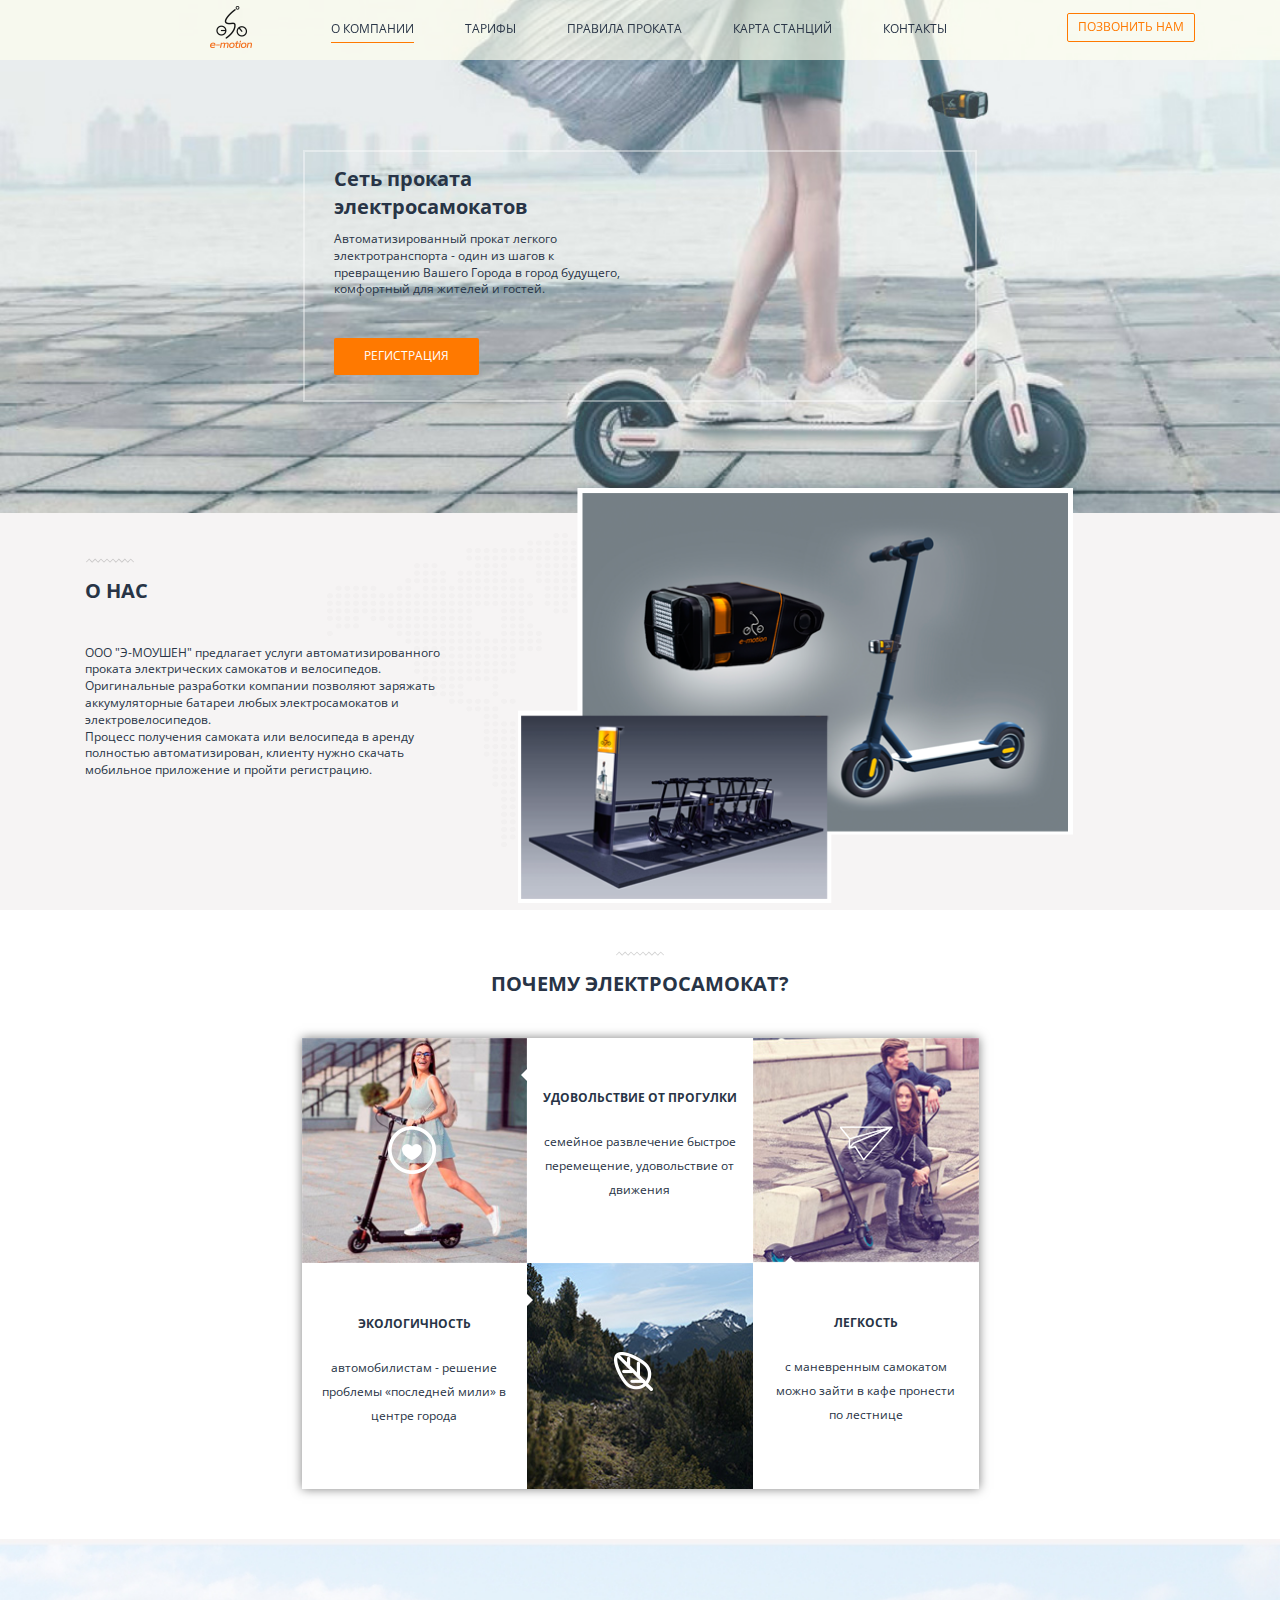
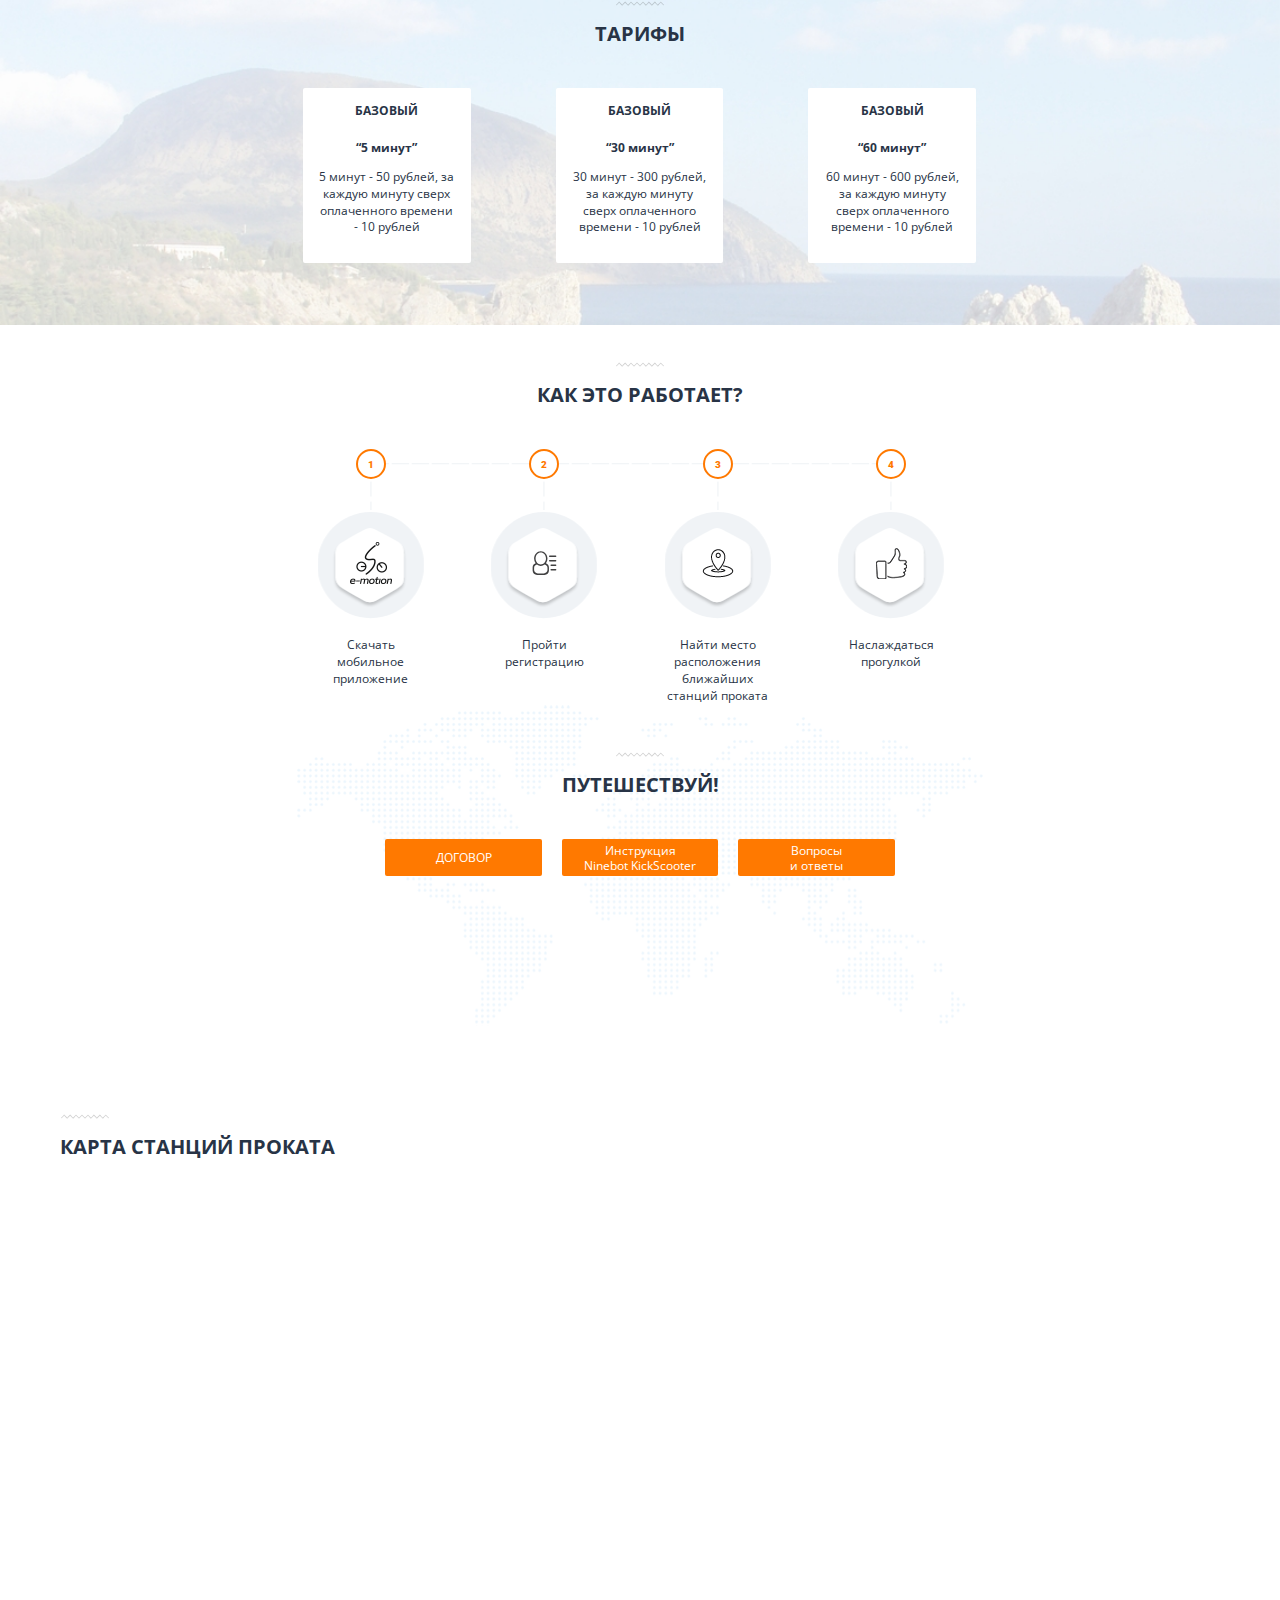
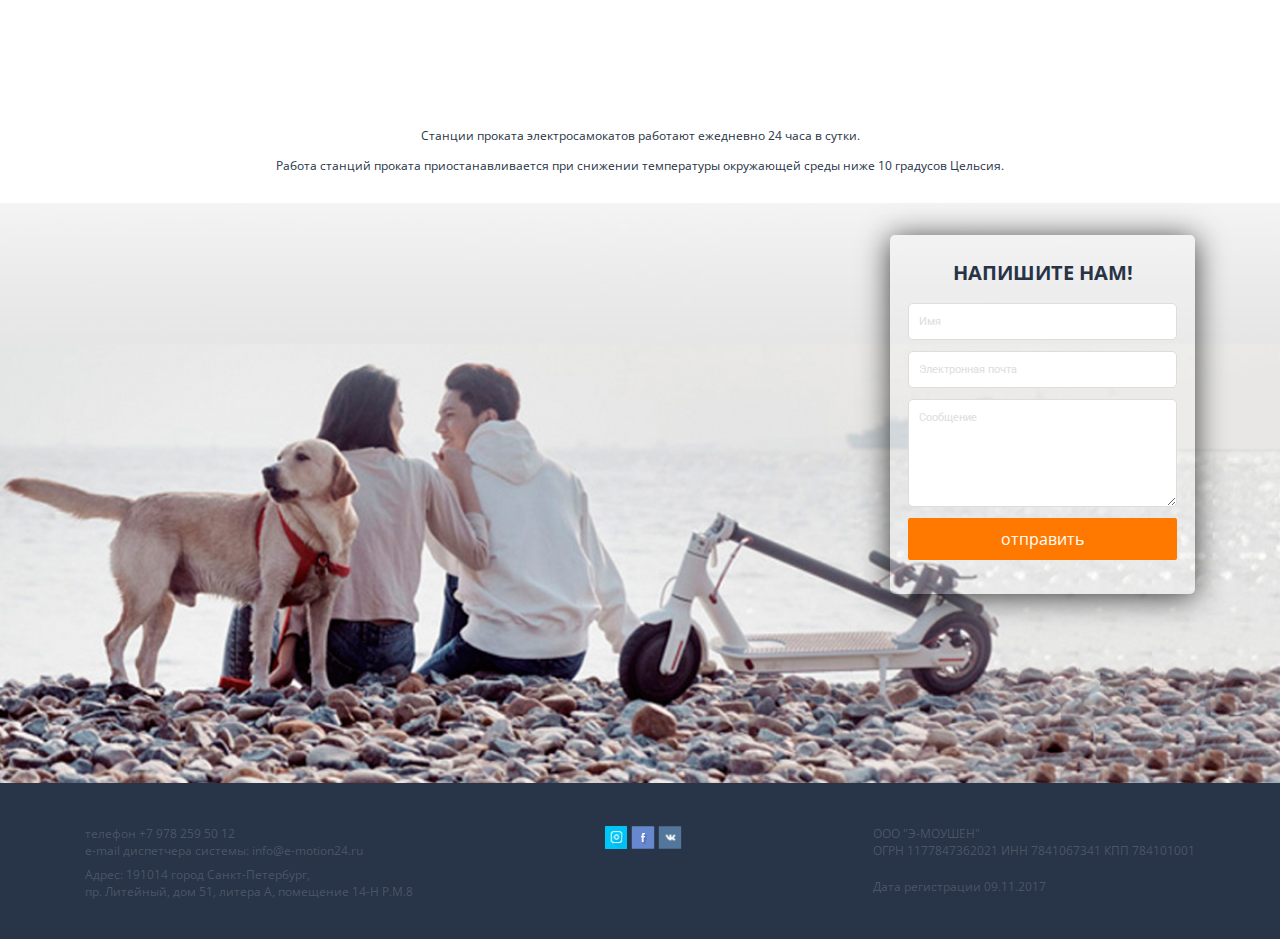
<file: index.html>
<!DOCTYPE html>
<html>
<head>
	<meta charset="utf-8" />
	<title>E-motion - Главная страница</title>
	<meta name="keywords" content="" />
	<meta name="description" content="" />
	<meta name="viewport" content="width=device-width, initial-scale=1.0" />

	<link rel="shortcut icon" href="favicon.ico" type="image/x-icon">

	<link href="css/style.css" rel="stylesheet" type="text/css" />

	<script type="text/javascript" src="js/jquery.js"></script>
	<script type="text/javascript" src="js/jquery.matchHeight.js"></script>
	<script type="text/javascript" src="js/function.js"></script>

</head>

<body>

<div class="wrapper">
	
	<header class="header">

		<div class="header__menu" id="header">
			<div class="container_center">

				<div class="header__menu_left">
					<a href="/" class="logo"><img src="img/logo.png" alt="" class="logo__img"></a>

					<button class="header__mobile btn">
						<img src="img/mobile-menu.svg" alt="">
					</button>
				</div>

				<div class="header__menu_right">
					<!-- begin navbar  -->
					<ul class="navbar ">
						<li class="navbar__item">
							<a href="#about" class="navbar__link active">о компании</a>
						</li>
						<li class="navbar__item">
							<a href="#tarif" class="navbar__link">тарифы</a>
						</li>
						<li class="navbar__item">
							<a href="#jobs" class="navbar__link">правила проката</a>
						</li>
						<li class="navbar__item">
							<a href="#map-box" class="navbar__link">карта станций</a>
						</li>
						<li class="navbar__item">
							<a href="#contact" class="navbar__link">контакты</a>
						</li>
					</ul>
					<!-- end navbar  -->

					<a href="tel:+79782595012" class="btn header__btn">позвонить нам</a>
				</div>
				
			</div>
		</div><!-- .header-menu-->

	</header><!-- .header-->
	
	<div id="about">

		<div class="header__down">
			<div class="header__down_in">
				<div class="container_center">
					<div class="header__down_wrap">
						<div class="header__down_top">
							<!-- <a href="#" class="header__down_btn">
								<img src="img/h-btn1.png" alt="">
							</a>
							<a href="#" class="header__down_btn">
								<img src="img/h-btn2.png" alt="">
							</a> -->
						</div>
						<div class="header__down_reg">
							<div class="header__down_reg_h">Сеть проката электросамокатов</div>
							<div class="header__down_reg_p">Автоматизированный прокат легкого электротранспорта - один из шагов к превращению Вашего Города в город будущего, комфортный для жителей и гостей.</div>
							<btn class="btn btn__warning header__down_reg_btn">регистрация</btn>
						</div>
						
						<form class="header__sighup">
							<div class="close"></div>
							<h2 class="header__sighup_h2">регистрация</h2>						
							<input type="text" name="name" placeholder="Имя" class="write__input">
							<input type="text" name="passport" placeholder="Серия и номер паспорта" class="write__input">
							<input type="text" name="phone" placeholder="Номер телефона" class="write__input">
							<a href="#" class="btn write__btn">отправить</a>
						</form><!-- .header__sighup -->
					</div>
				</div>
			</div>
		</div><!-- .header__down -->
		
		<div class="about">
			<div class="container_center">
				<div class="about__in">
					<div class="about__text">
						<h2 class="about__h2">О нас</h2>
						<p class="about__p">ООО "Э-МОУШЕН" предлагает услуги автоматизированного проката электрических самокатов и велосипедов. Оригинальные разработки компании позволяют заряжать аккумуляторные батареи любых электросамокатов и электровелосипедов. <br>Процесс получения самоката или велосипеда в аренду полностью автоматизирован, клиенту нужно скачать мобильное приложение и пройти регистрацию.</p>
					</div>
					<div class="about__img"><img src="img/about-img.png" alt="" class=""about__img_img"></div>
				</div>
			</div>
		</div><!-- .about-->

		<div class="reason">
			<div class="container_center">
				<h2>почему электросамокат?</h2>
				<div class="reason__wrapper">
					<div class="reason__left">
						<div class="reason__item">
							<div class="reason__item_left grid__item">
								<img src="img/reazon-img1.jpg" alt="">
								<div class="reason__arrow reason__arrow_right"></div>
								<div class="reason__icon"><img src="img/i1.svg"></div>
							</div>
							<div class="reason__item_right grid__item">
								<div class="reason__content">
									<h4>удовольствие от прогулки</h4>
									<p>семейное развлечение быстрое перемещение, удовольствие от движения</p>
								</div>
							</div>
						</div>
						<div class="reason__item">
							<div class="reason__item_right grid__item">
								<div class="reason__content">
									<h4>Экологичность</h4>
									<p>автомобилистам - решение проблемы «последней мили» в центре города</p>
								</div>
							</div>
							<div class="reason__item_left grid__item">
								<img src="img/reazon-img2.jpg" alt="">
								<div class="reason__arrow reason__arrow_left"></div>
								<div class="reason__icon"><img src="img/i2.svg"></div>
							</div>
						</div>
					</div>
					<div class="reason__right">
						<div class="reason__item reason__right_top">
							<div class="reason__item_top">
								<img src="img/reazon-img3.jpg" alt="">
								<div class="reason__arrow reason__arrow_bottom"></div>
								<div class="reason__icon"><img src="img/i3.svg"></div>
							</div>
						</div>
						<div class="reason__item reason__right_bottom">
							<div class="reason__item_down">
								<div class="reason__content">
									<h4>легкость</h4>
									<p>с маневренным самокатом можно зайти в кафе пронести по лестнице</p>
								</div>
							</div>
						</div>
					</div>
				</div>
			</div>
		</div><!-- .reason-->
	</div>

	<div id="tarif" class="rates">
		<div class="container_center">
			<h2>тарифы</h2>
			<div class="rates__list">
				<div class="rates__list_grid grid grid__3">
					<div class="rates__item">
						<div class="rates__wrap">
							<h4>Базовый</h4>
							<div class="rates__name"> “5 минут”</div>
							<p>5 минут - 50 рублей, за каждую минуту сверх оплаченного времени  - 10 рублей</p>
						</div>
					</div>
					<div class="rates__item">
						<div class="rates__wrap">
							<h4>Базовый</h4>
							<div class="rates__name"> “30 минут”</div>
							<p>30 минут - 300 рублей, за каждую минуту сверх оплаченного времени  - 10 рублей</p>
						</div>
					</div>
					<div class="rates__item">
						<div class="rates__wrap">
							<h4>Базовый</h4>
							<div class="rates__name"> “60 минут”</div>
							<p>60 минут - 600 рублей, за каждую минуту сверх оплаченного времени  - 10 рублей</p>
						</div>
					</div>
				</div>
			</div>
		</div>
	</div><!-- .rates-->

	<div id="jobs" class="jobs">
		<div class="container_center">
			<h2>как это работает?</h2>
			<div class="jobs__wrap">
				<div class="jobs__strip">
					<div class="jobs__hstrip"></div>
					<div class="jobs__list grid grid__4">
						<div class="jobs__item">
							<div class="jobs__step">
								1
								<div class="jobs__vstrip"></div>
							</div>
							<div class="jobs__img_wrap">
								<div class="jobs__img">
									<img src="img/i4.svg" alt="" class="jobs__img_img">
								</div>							
							</div>
							<div class="jobs__p">Скачать мобильное приложение</div>
						</div>
						<div class="jobs__item">
							<div class="jobs__step">
								2
								<div class="jobs__vstrip"></div>
							</div>
							<div class="jobs__img_wrap">
								<div class="jobs__img">
									<img src="img/i5.svg" alt="" class="jobs__img_img">
								</div>							
							</div>
							<div class="jobs__p">Пройти регистрацию</div>
						</div>
						<div class="jobs__item">
							<div class="jobs__step">
								3
								<div class="jobs__vstrip"></div>
							</div>
							<div class="jobs__img_wrap">
								<div class="jobs__img">
									<img src="img/i6.svg" alt="" class="jobs__img_img">
								</div>							
							</div>
							<div class="jobs__p">Найти место расположения ближайших станций проката</div>
						</div>
						<div class="jobs__item">
							<div class="jobs__step">
								4
								<div class="jobs__vstrip"></div>
							</div>
							<div class="jobs__img_wrap">
								<div class="jobs__img">
									<img src="img/i7.svg" alt="" class="jobs__img_img">
								</div>							
							</div>
							<div class="jobs__p">Наслаждаться прогулкой</div>
						</div>
					</div>
				</div>
			</div>
		</div>
	
		<div class="container_center">

			<div class="travel">
				<h2>Путешествуй!</h2>
				<div class="travel__list_wrap">
					<div class="travel__list grid grid__4">
						<div class="travel__item">
							<a href="agreement.html" class="travel__btn btn">договор</a>
						</div>
						<!-- <div class="travel__item">
							<a href="#" class="travel__btn btn download__menu_trigger">Приложения <br>к договору <img src="img/caret.svg" alt="" class="caret"></a>
							<ul class="download__menu">
								<li class="download__menu_item"><a href="#" class="download__menu_link">Приложение 1</a></li>
								<li class="download__menu_item"><a href="#" class="download__menu_link">Приложение 2</a></li>
								<li class="download__menu_item"><a href="#" class="download__menu_link">Приложение 3</a></li>
								<li class="download__menu_item"><a href="#" class="download__menu_link">Приложение 4</a></li>
							</ul>
						</div> -->
						<div class="travel__item">
							<a href="guide.html" class="travel__btn btn">Инструкция <br>Ninebot KickScooter</a>
						</div>
						<div class="travel__item">
							<a href="#" class="travel__btn btn">Вопросы <br>и ответы</a>
						</div>
					</div>
				</div>
			</div><!-- .travel-->
		
		</div>

	</div><!-- .jobs-->
	
	<div id="map-box">
		<div class="map">
			<div id="map" class="map__wrap"></div>
			<h2 class="map__h2">карта станций проката</h2>
			<div class="map__content">
				<div class="map__right_wrap">
				</div>
			</div>
		</div><!-- .map-->

	</div>

	<div id="contact">
		<div class="schedule">
	
			<div class="container_center">
				<div class="schedule__p">Станции проката электросамокатов работают ежедневно 24 часа в сутки.</div>
				<div class="schedule__p">Работа станций проката приостанавливается при снижении температуры окружающей среды ниже 10 градусов Цельсия.</div>
			</div><!-- .schedule-->

		</div>
		<div class="write">
			<div class="container_center">
				<div class="write__in">
					<form class="write__form">
						<h2 class="write__h2">напишите нам!</h2>
						<input type="text" name="name" placeholder="Имя" class="write__input">
						<input type="email" name="email" placeholder="Электронная почта" class="write__input">
						<textarea name="message" placeholder="Сообщение" class="write__textarea"></textarea>
						<a href="#" class="btn write__btn">отправить</a>
					</form>
				</div>
			</div>
		</div>
	</div><!-- .write-->

</div>
<!-- end .wrapper -->

<!-- begin footer -->
<footer class="footer">

	<div class="footer__main">
		<div class="container_center">

			<div class="footer__content">
				<div class="footer__left">
					<div class="footer__p">телефон <a href="tel:+79782595012" class="footer__link">+7 978 259 50 12</a> <br>e-mail диспетчера системы: <a href="mailto:info@e-motion24.ru" class="footer__link">info@e-motion24.ru</a></div>
					<div class="footer__p">Адрес: 191014 город Санкт-Петербург, <br>пр. Литейный, дом 51, литера А, помещение 14-Н Р.М.8</div>
				</div>
				<div class="footer__right">
					<div class="footer__p">ООО "Э-МОУШЕН" <br>ОГРН 1177847362021 ИНН 7841067341 КПП 784101001</div>
					<div class="footer__p last">Дата регистрации 09.11.2017</div>
				</div>
				<div class="footer__soc">
					<a href="#"><img src="img/soc1.svg" alt="" class="footer__img"></a>
					<a href="#"><img src="img/soc2.svg" alt="" class="footer__img"></a>
					<a href="#"><img src="img/soc3.svg" alt="" class="footer__img"></a>
				</div>
			</div>

		</div>
	</div>

</footer>
<!-- end footer -->

    <script src="//api-maps.yandex.ru/2.1/?lang=ru_RU" type="text/javascript"></script>
    <script src="//yandex.st/jquery/2.2.3/jquery.min.js" type="text/javascript"></script>
    <script src="js/map.js" type="text/javascript"></script>
    <script src="js/groups.js" type="text/javascript"></script>

</body>
</html>
</file>
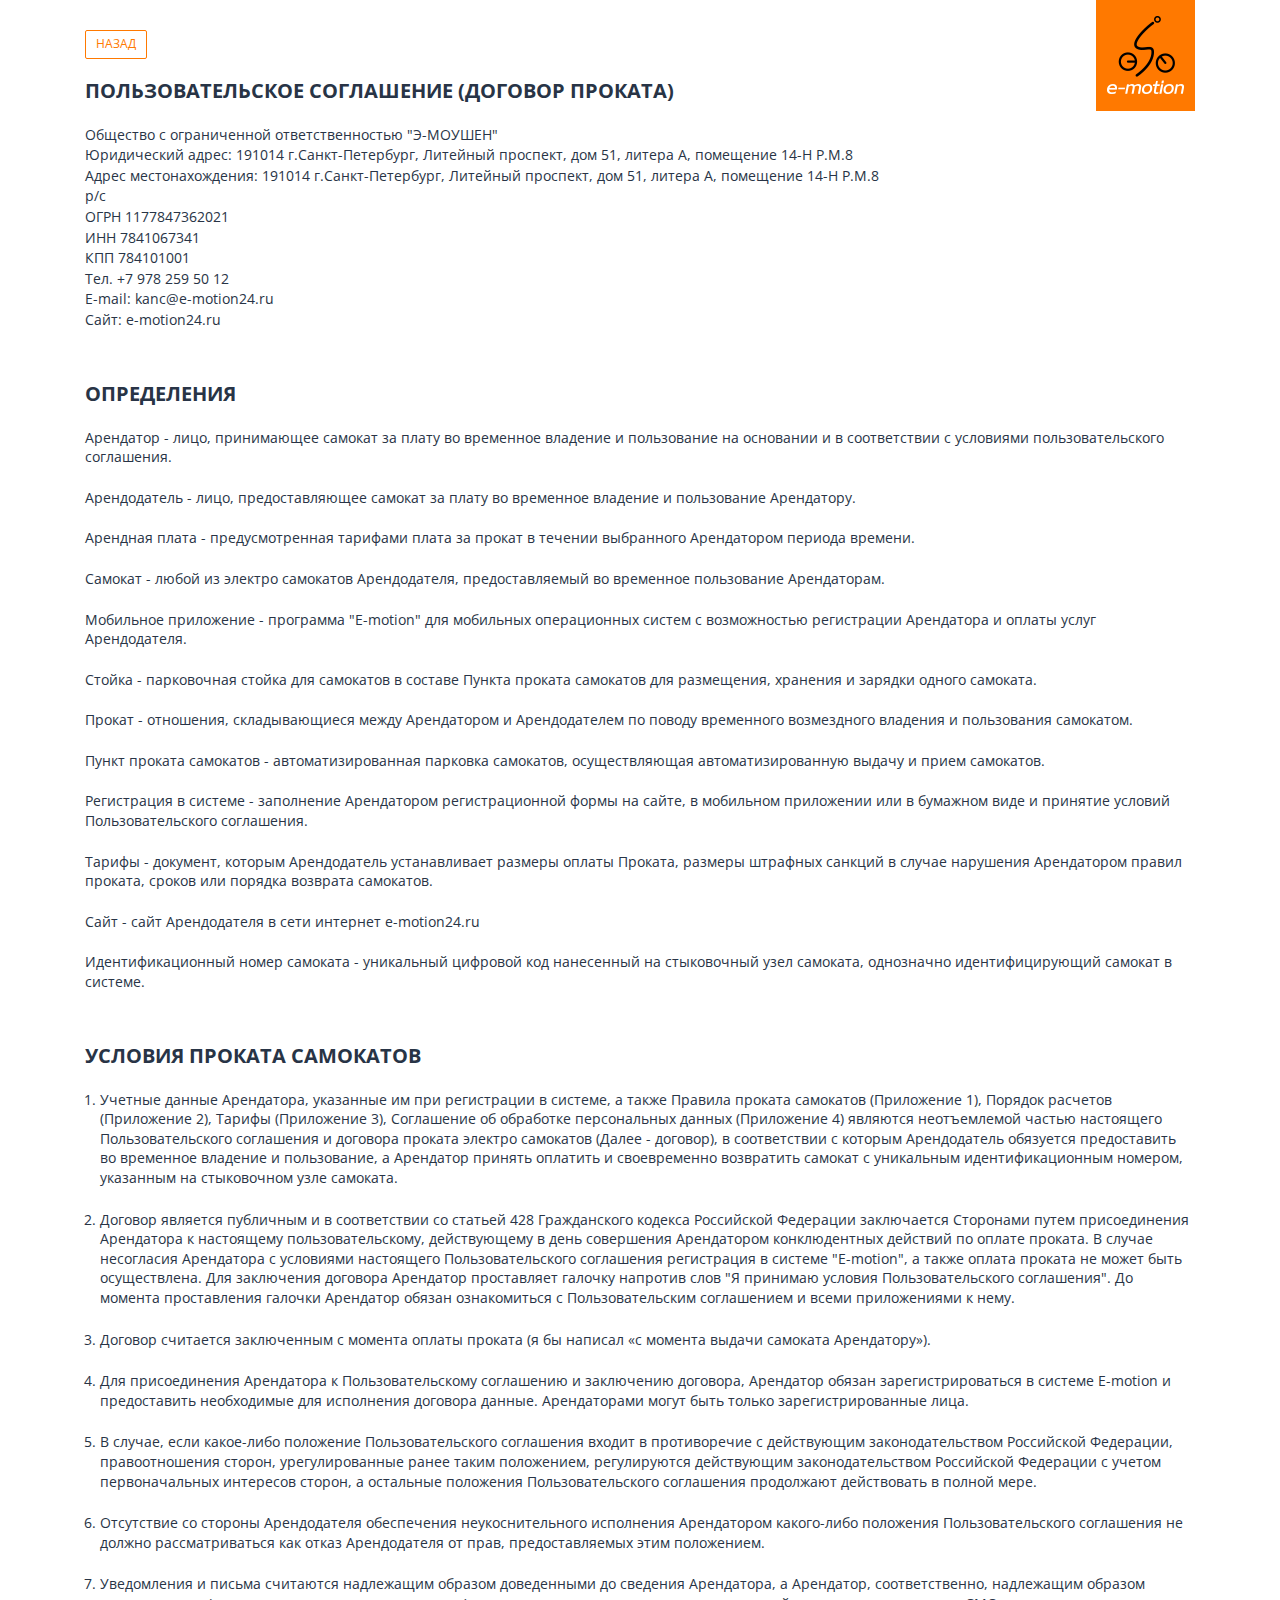
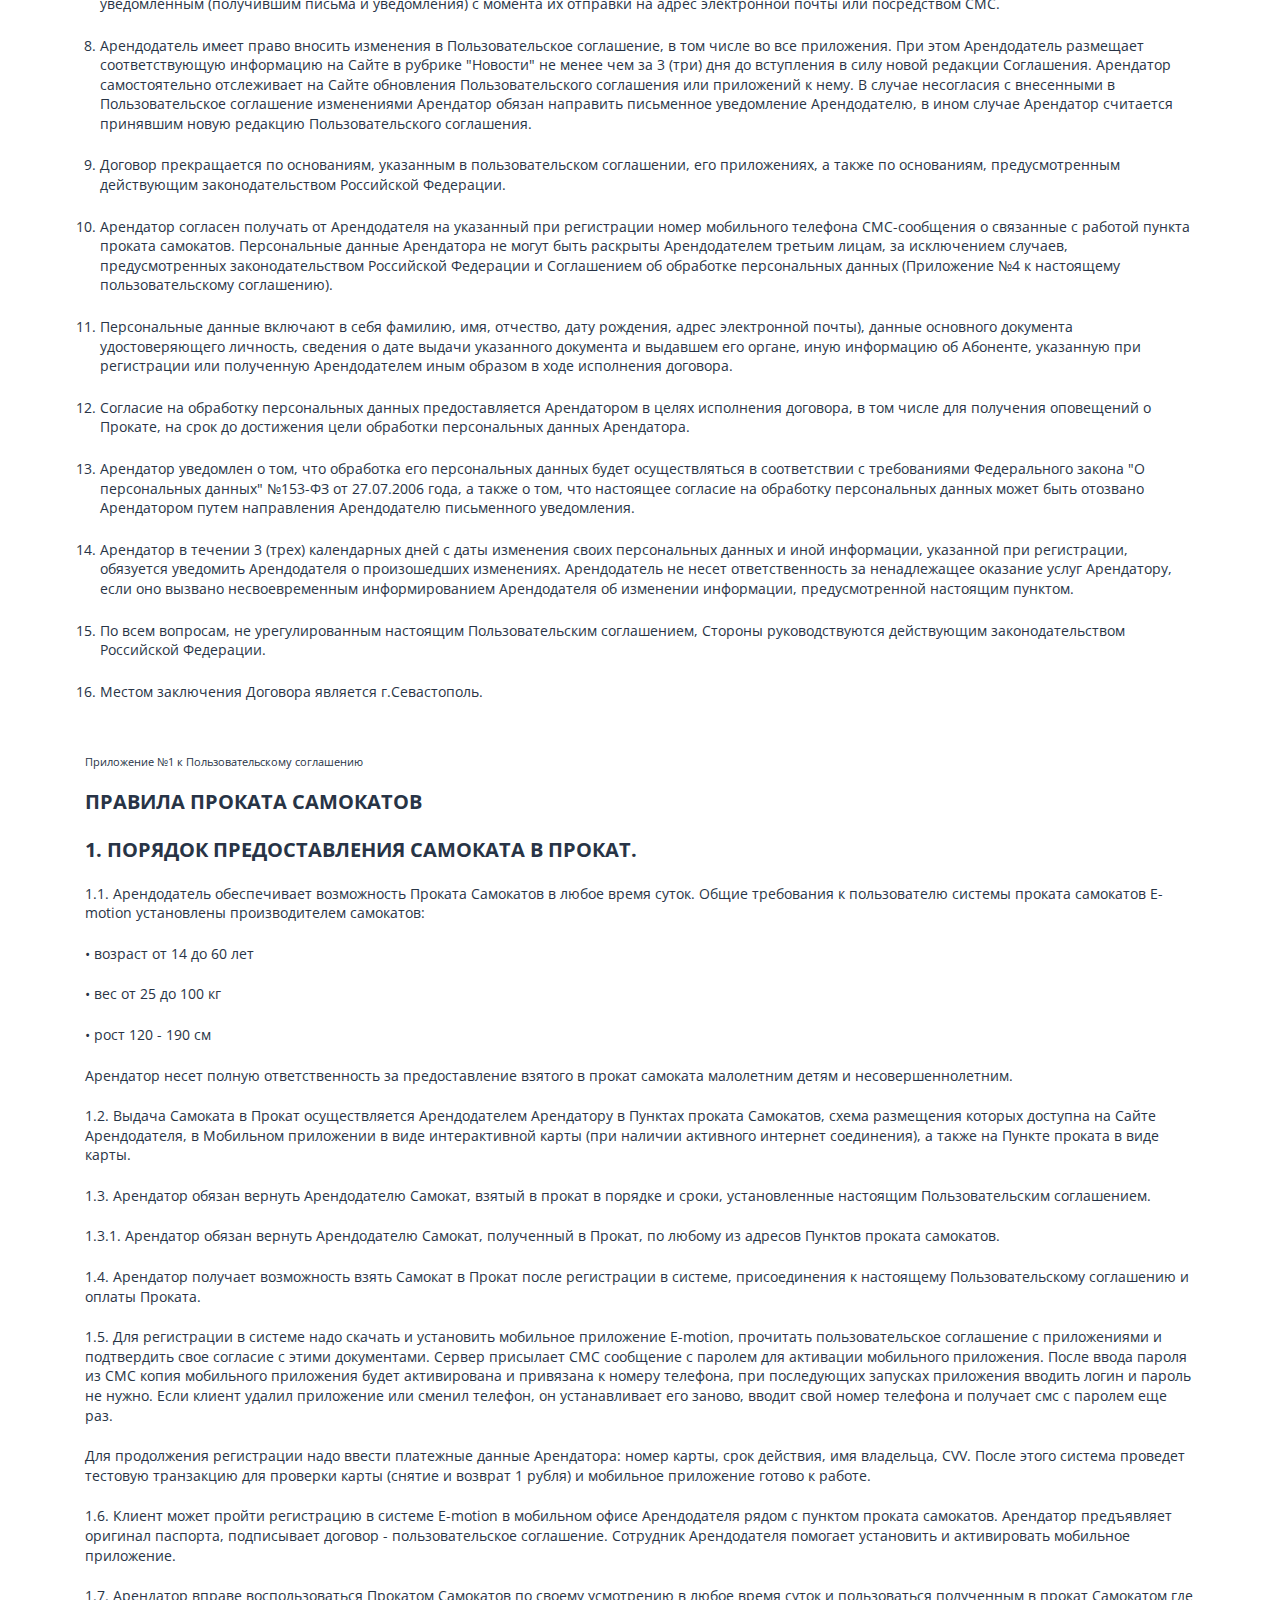
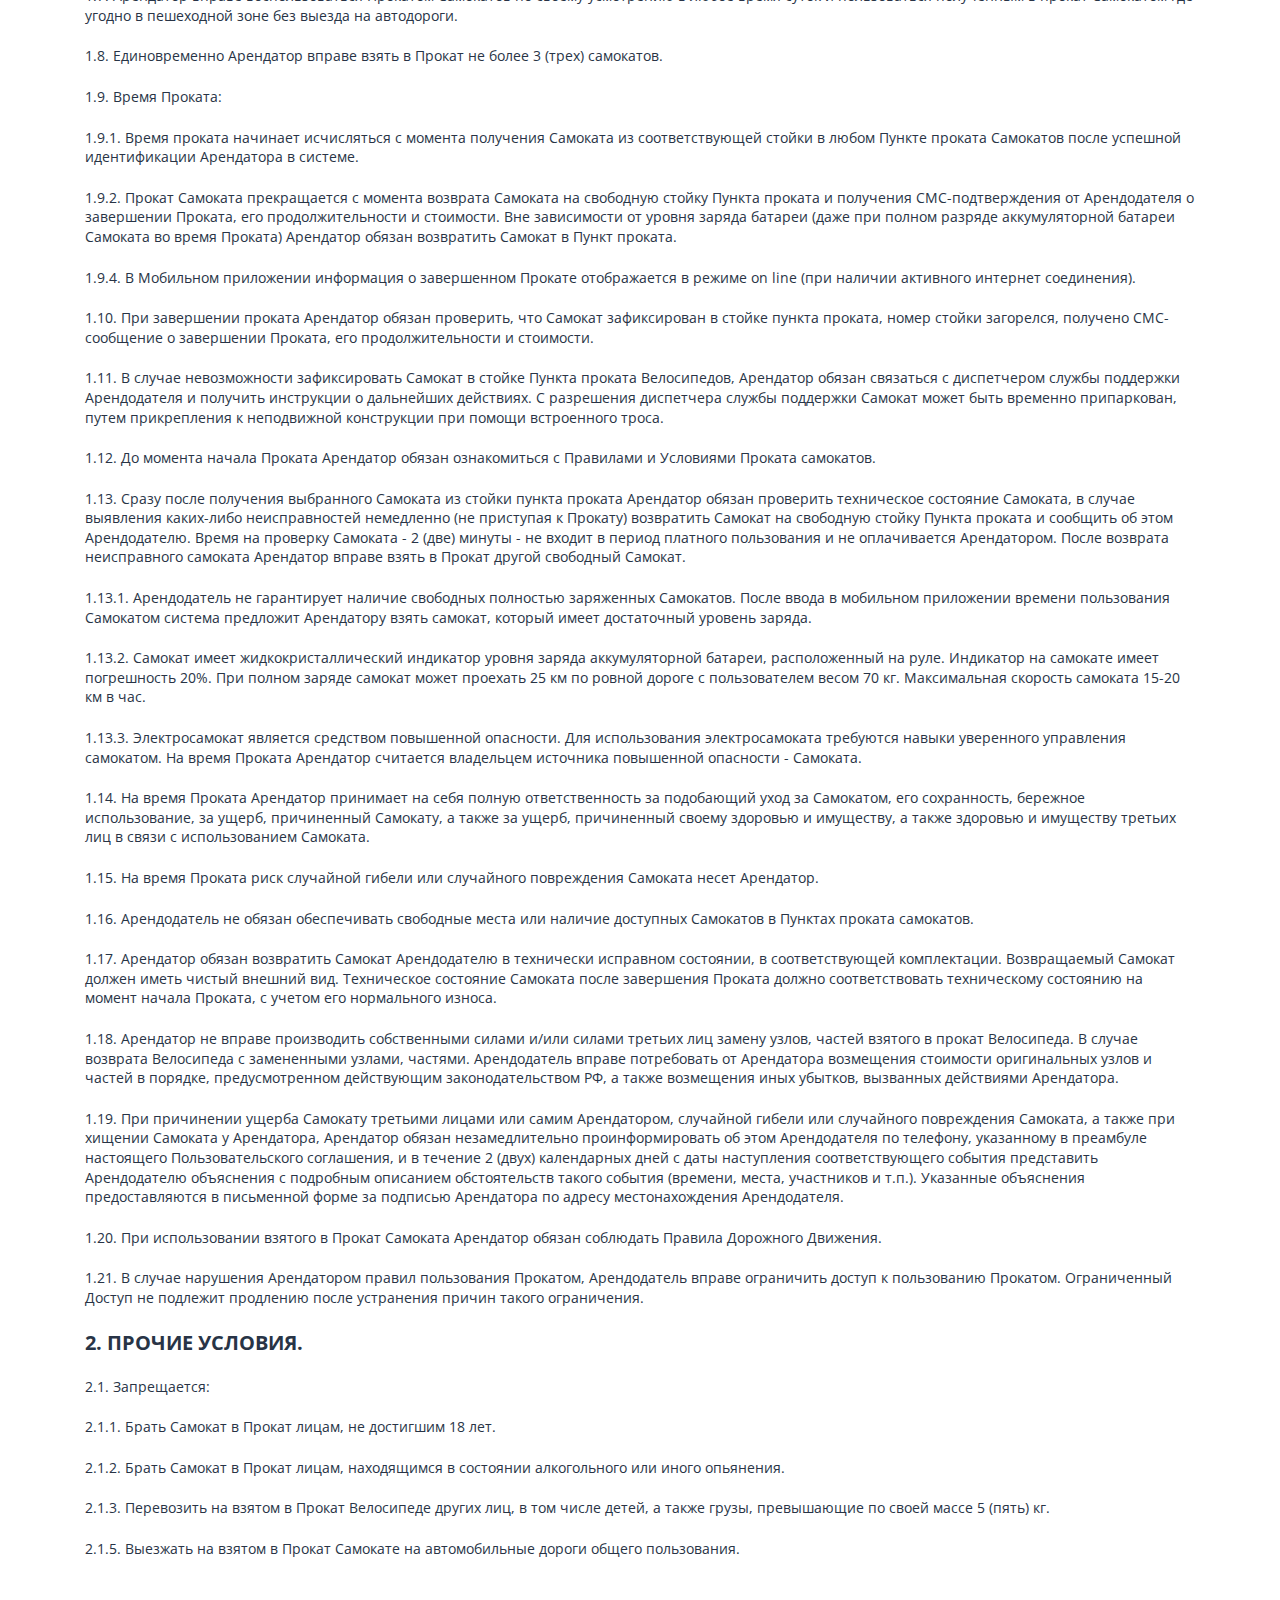
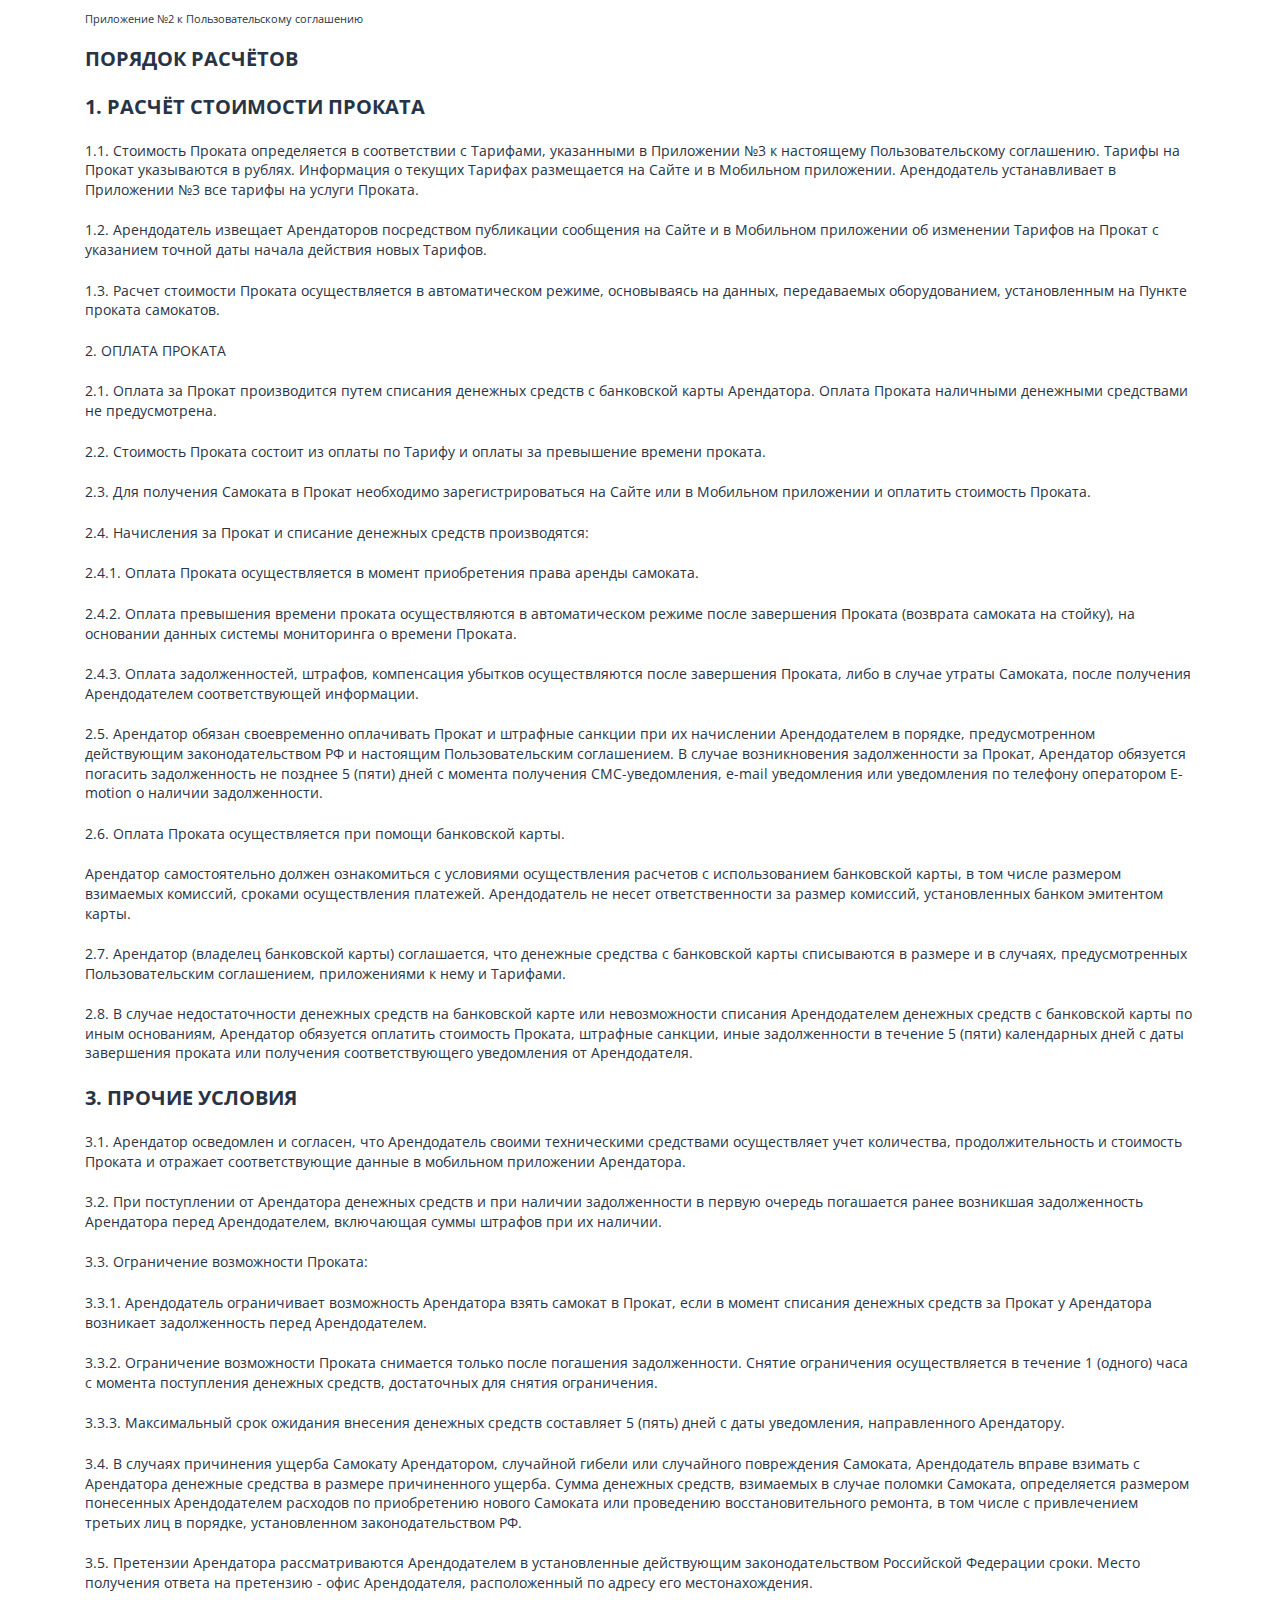
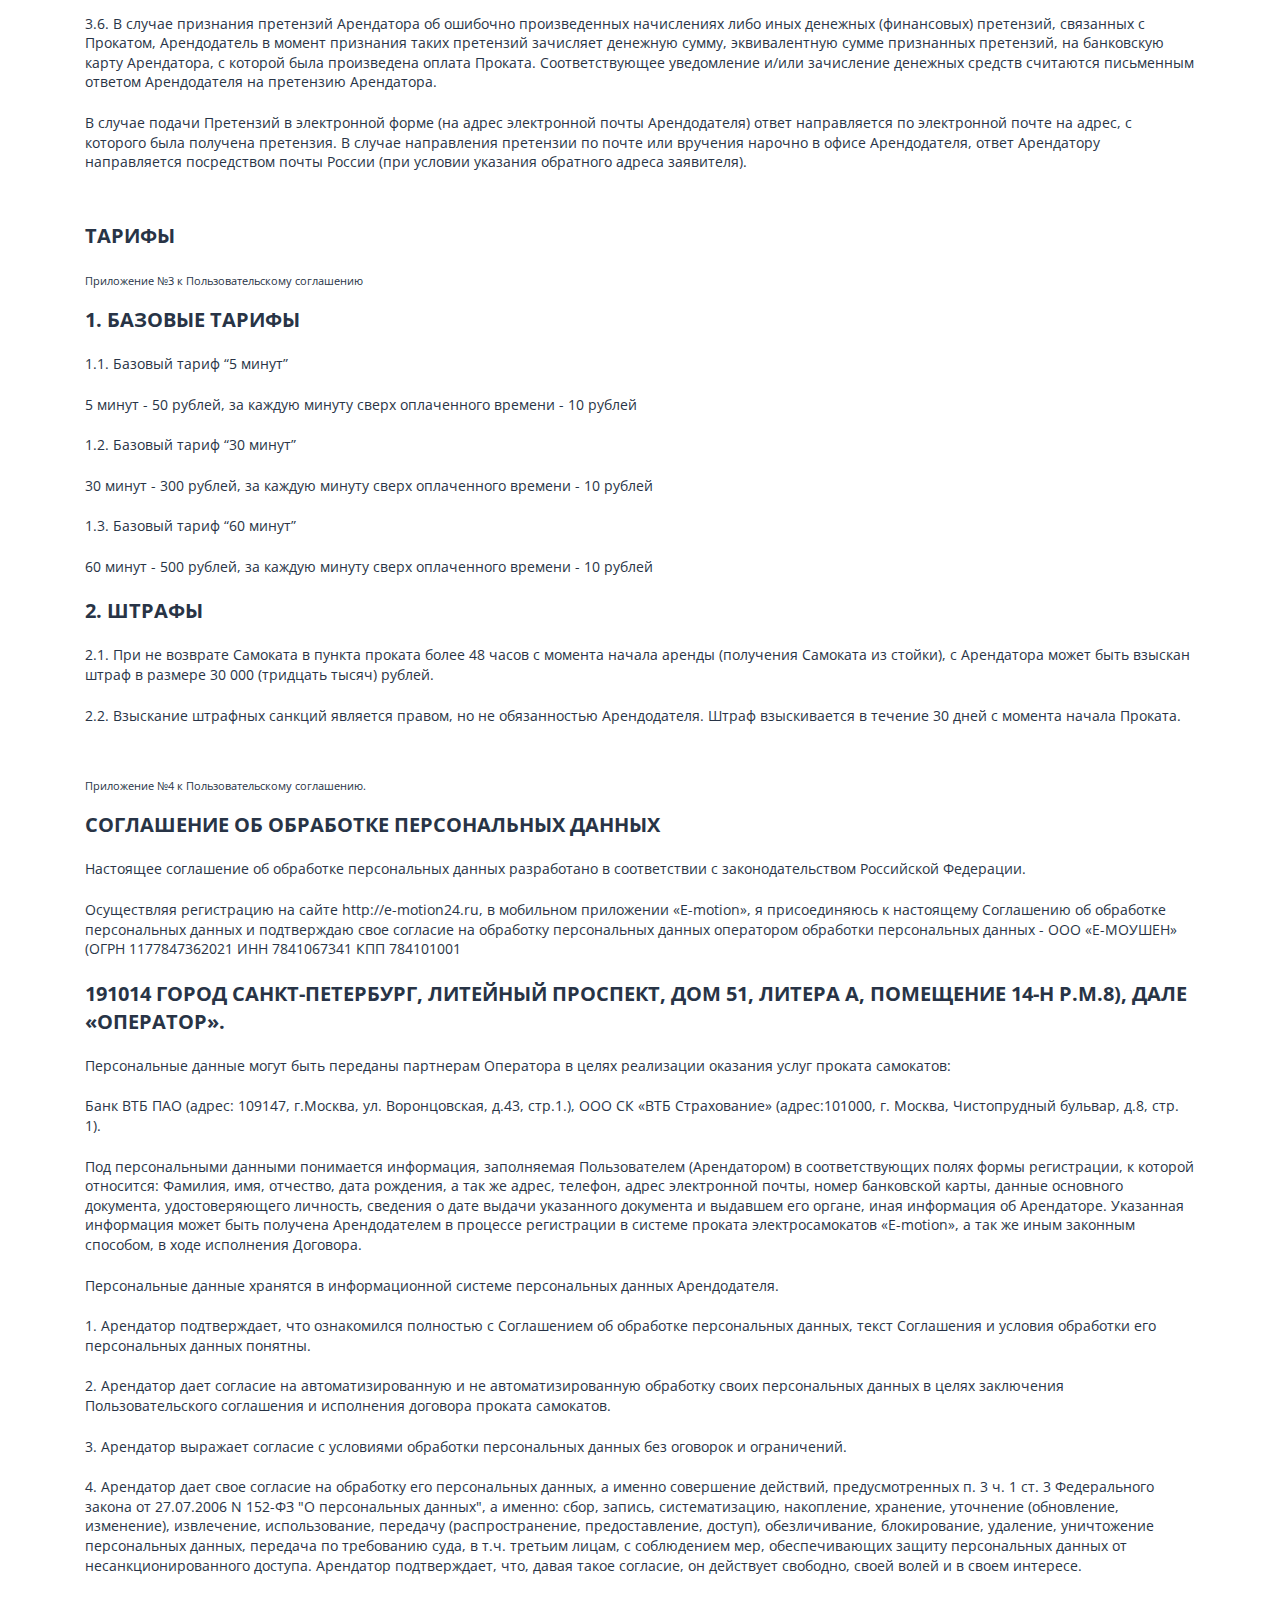
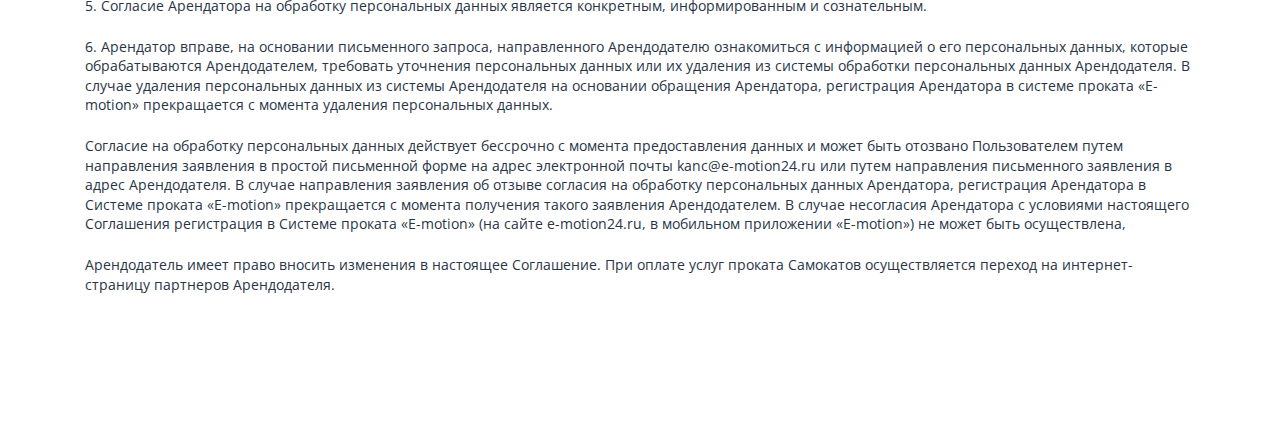
<file: agreement.html>
<!DOCTYPE html>
<html>
<head>
	<meta charset="utf-8" />
	<title>E-motion - ПОЛЬЗОВАТЕЛЬСКОЕ  СОГЛАШЕНИЕ (ДОГОВОР ПРОКАТА)</title>
	<meta name="keywords" content="" />
	<meta name="description" content="" />
	<meta name="viewport" content="width=device-width, initial-scale=1.0" />

	<link href="css/style.css" rel="stylesheet" type="text/css" />

	<script type="text/javascript" src="js/jquery.js"></script>
	<script type="text/javascript" src="js/jquery.matchHeight.js"></script>
	<script type="text/javascript" src="js/function.js"></script>

</head>

<body>

<div class="wrapper">

	<header class="header">

		<div class="header__menu header__add" id="header">

			<div class="container_center">

				<div class="header__add_wrap">
					
					<a href="index.html" class="btn header__btn header__add_btn">назад</a>
					<a href="/" class="header__add_logo">
						<img src="img/logo2.svg" alt="" class="logo__img">
					</a>
					
				</div>

				
			</div>
		</div><!-- .header-menu-->
		
	</header><!-- .header-->
	
	<!-- begin main__content -->
	<main class="main__content">

		<div class="container_center">
			
			<div class="doc">
				<section>
					<h2>ПОЛЬЗОВАТЕЛЬСКОЕ  СОГЛАШЕНИЕ (ДОГОВОР ПРОКАТА)</h2>
					<ul>
						<li>Общество с ограниченной ответственностью "Э-МОУШЕН"</li>
						<li>Юридический адрес:  191014 г.Санкт-Петербург, Литейный проспект, дом 51, литера А, помещение 14-Н Р.М.8</li>
						<li>Адрес местонахождения:  191014 г.Санкт-Петербург, Литейный проспект, дом 51, литера А, помещение 14-Н Р.М.8</li>
						<li>р/с</li>
						<li>ОГРН  1177847362021</li>
						<li>ИНН  7841067341</li>
						<li>КПП  784101001</li>
						<li>Тел. +7 978 259 50 12</li>
						<li>E-mail: kanc@e-motion24.ru</li>
						<li>Сайт: e-motion24.ru</li>
					</ul>
				</section>

				<section>
					<h2>ОПРЕДЕЛЕНИЯ</h2>
					<p>Арендатор - лицо, принимающее самокат за плату во временное владение и пользование на основании и в соответствии с условиями пользовательского соглашения.</p>
					<p>Арендодатель - лицо, предоставляющее самокат за плату во временное владение и пользование Арендатору.</p>
					<p>Арендная плата - предусмотренная тарифами плата за прокат в течении выбранного Арендатором периода времени.</p>
					<p>Самокат - любой из электро самокатов Арендодателя, предоставляемый во временное пользование Арендаторам.</p>
					<p>Мобильное приложение - программа "E-motion" для мобильных операционных систем с возможностью регистрации Арендатора и оплаты услуг Арендодателя.</p>
					<p>Стойка - парковочная стойка для самокатов в составе Пункта проката самокатов для размещения, хранения и зарядки одного самоката.</p>
					<p>Прокат - отношения, складывающиеся между Арендатором и Арендодателем по поводу временного возмездного владения и пользования самокатом.</p>
					<p>Пункт проката самокатов - автоматизированная парковка самокатов, осуществляющая автоматизированную выдачу и прием самокатов.</p>
					<p>Регистрация в системе - заполнение Арендатором регистрационной формы на сайте, в мобильном приложении или в бумажном виде и принятие условий Пользовательского соглашения.</p>
					<p>Тарифы - документ, которым Арендодатель устанавливает размеры оплаты Проката, размеры штрафных санкций в случае нарушения Арендатором правил проката, сроков или порядка возврата самокатов.</p>
					<p>Сайт - сайт Арендодателя в сети интернет e-motion24.ru</p>
					<p>Идентификационный номер самоката - уникальный цифровой код нанесенный на стыковочный узел самоката, однозначно идентифицирующий самокат в системе.</p>
				</section>

				<section>
					<h2>УСЛОВИЯ ПРОКАТА САМОКАТОВ</h2>
					<ol>
						<li>Учетные данные Арендатора, указанные им при регистрации в системе, а также Правила проката самокатов (Приложение 1), Порядок расчетов (Приложение 2), Тарифы (Приложение 3), Соглашение об обработке персональных данных (Приложение 4) являются неотъемлемой частью настоящего Пользовательского соглашения и договора проката электро самокатов (Далее - договор), в соответствии с которым Арендодатель обязуется предоставить во временное владение и пользование, а Арендатор принять оплатить и своевременно возвратить самокат с уникальным идентификационным номером, указанным на стыковочном узле самоката.</li>
						<li> Договор является публичным и в соответствии со статьей 428 Гражданского кодекса Российской Федерации заключается Сторонами путем присоединения Арендатора к настоящему пользовательскому, действующему в день совершения Арендатором конклюдентных действий по оплате проката. В случае несогласия Арендатора с условиями настоящего Пользовательского соглашения регистрация в системе "E-motion", а также оплата проката не может быть осуществлена. Для заключения договора Арендатор проставляет галочку напротив слов "Я принимаю условия Пользовательского соглашения". До момента проставления галочки Арендатор обязан ознакомиться с Пользовательским соглашением и всеми приложениями к нему.</li>
						<li>Договор считается заключенным с момента оплаты проката (я бы написал «с момента выдачи самоката Арендатору»).</li>
						<li>Для присоединения Арендатора к Пользовательскому соглашению и заключению договора, Арендатор обязан зарегистрироваться в системе E-motion и предоставить необходимые для исполнения договора данные. Арендаторами могут быть только зарегистрированные лица.</li>
						<li>В случае, если какое-либо положение Пользовательского соглашения входит в противоречие с действующим законодательством Российской Федерации, правоотношения сторон, урегулированные ранее таким положением, регулируются действующим законодательством Российской Федерации с учетом первоначальных интересов сторон, а остальные положения Пользовательского соглашения продолжают действовать в полной мере.</li>
						<li>Отсутствие со стороны Арендодателя обеспечения неукоснительного исполнения Арендатором какого-либо положения Пользовательского соглашения не должно рассматриваться как отказ Арендодателя от прав, предоставляемых этим положением.</li>
						<li>Уведомления и письма считаются надлежащим образом доведенными до сведения Арендатора, а Арендатор, соответственно, надлежащим образом уведомленным (получившим письма и уведомления) с момента их отправки на адрес электронной почты или посредством СМС.</li>
						<li>Арендодатель имеет право вносить изменения в Пользовательское соглашение, в том числе во все приложения. При этом Арендодатель размещает соответствующую информацию на Сайте в рубрике "Новости" не менее чем за 3 (три) дня до вступления в силу новой редакции Соглашения. Арендатор самостоятельно отслеживает на Сайте обновления Пользовательского соглашения или приложений к нему. В случае несогласия с внесенными в Пользовательское соглашение изменениями Арендатор обязан направить письменное уведомление Арендодателю, в ином случае Арендатор считается принявшим новую редакцию Пользовательского соглашения.</li>
						<li>Договор прекращается по основаниям, указанным в пользовательском соглашении, его приложениях, а также по основаниям, предусмотренным действующим законодательством Российской Федерации.</li>
						<li>Арендатор согласен получать от Арендодателя на указанный при регистрации номер мобильного телефона СМС-сообщения о связанные с работой пункта проката самокатов. Персональные данные Арендатора не могут быть раскрыты Арендодателем третьим лицам, за исключением случаев, предусмотренных законодательством Российской Федерации и Соглашением об обработке персональных данных (Приложение №4 к настоящему пользовательскому соглашению).</li>
						<li>Персональные данные включают в себя фамилию, имя, отчество, дату рождения, адрес электронной почты), данные основного документа удостоверяющего личность, сведения о дате выдачи указанного документа и выдавшем его органе, иную информацию об Абоненте, указанную при регистрации или полученную Арендодателем иным образом в ходе исполнения договора.</li>
						<li>Согласие на обработку персональных данных предоставляется Арендатором в целях исполнения договора, в том числе для получения оповещений о Прокате, на срок до достижения цели обработки персональных данных Арендатора.</li>
						<li>Арендатор уведомлен о том, что обработка его персональных данных будет осуществляться в соответствии с требованиями Федерального закона "О персональных данных" №153-ФЗ от 27.07.2006 года, а также о том, что настоящее согласие на обработку персональных данных может быть отозвано Арендатором путем направления Арендодателю письменного уведомления.</li>
						<li>Арендатор в течении 3 (трех) календарных дней с даты изменения своих персональных данных и иной информации, указанной при регистрации, обязуется уведомить Арендодателя о произошедших изменениях. Арендодатель не несет ответственность за ненадлежащее оказание услуг Арендатору, если оно вызвано несвоевременным информированием Арендодателя об изменении информации, предусмотренной настоящим пунктом.</li>
						<li>По всем вопросам, не урегулированным настоящим Пользовательским соглашением, Стороны руководствуются действующим законодательством Российской Федерации.</li>
						<li>Местом заключения Договора является г.Севастополь.</li>
					</ol>
				</section>

				<section>
					<small>Приложение №1 к Пользовательскому соглашению</small>
					<h2>ПРАВИЛА ПРОКАТА САМОКАТОВ</h2>
					<h2>1. ПОРЯДОК ПРЕДОСТАВЛЕНИЯ САМОКАТА В ПРОКАТ.</h2>
					<p>1.1. Арендодатель обеспечивает возможность Проката Самокатов в любое время суток. Общие требования к пользователю системы проката самокатов E-motion установлены производителем самокатов:</p>
					<p>• возраст от 14 до 60 лет</p>
					<p>• вес от 25 до 100 кг</p>
					<p>• рост 120 - 190 см</p>
					<p>Арендатор несет полную ответственность за предоставление взятого в прокат самоката малолетним детям и несовершеннолетним.</p>
					<p>1.2. Выдача Самоката в Прокат осуществляется Арендодателем Арендатору в Пунктах проката Самокатов, схема размещения которых доступна на Сайте Арендодателя, в Мобильном приложении в виде интерактивной карты (при наличии активного интернет соединения), а также на Пункте проката в виде карты.</p>
					<p>1.3. Арендатор обязан вернуть Арендодателю Самокат, взятый в прокат в порядке и сроки, установленные настоящим Пользовательским соглашением.</p>
					<p>1.3.1. Арендатор обязан вернуть Арендодателю Самокат, полученный в Прокат, по любому из адресов Пунктов проката самокатов.</p>
					<p>1.4. Арендатор получает возможность взять Самокат в Прокат после регистрации в системе, присоединения к настоящему Пользовательскому соглашению и оплаты Проката.</p>
					<p>1.5. Для регистрации в системе надо скачать и установить мобильное приложение E-motion, прочитать пользовательское соглашение с приложениями и подтвердить свое согласие с этими документами. Сервер присылает СМС сообщение с паролем для активации мобильного приложения. После ввода пароля из СМС копия мобильного приложения будет активирована и привязана к номеру телефона, при последующих запусках приложения вводить логин и пароль не нужно. Если клиент удалил приложение или сменил телефон, он устанавливает его заново, вводит свой номер телефона и получает смс с паролем еще раз.</p>
					<p>Для продолжения регистрации надо ввести платежные данные Арендатора: номер карты, срок действия, имя владельца, CVV. После этого система проведет тестовую транзакцию для проверки карты (снятие и возврат 1 рубля) и мобильное приложение готово к работе.</p>
					<p>1.6. Клиент может пройти регистрацию в системе E-motion в мобильном офисе Арендодателя рядом с пунктом проката самокатов. Арендатор предъявляет оригинал паспорта, подписывает договор - пользовательское соглашение. Сотрудник Арендодателя помогает установить и активировать мобильное приложение.</p>
					<p>1.7. Арендатор вправе воспользоваться Прокатом Самокатов по своему усмотрению в любое время суток и пользоваться полученным в прокат Самокатом где угодно в пешеходной зоне без выезда на автодороги.</p>
					<p>1.8. Единовременно Арендатор вправе взять в Прокат не более 3 (трех) самокатов.</p>
					<p>1.9. Время Проката:</p>
					<p>1.9.1. Время проката начинает исчисляться с момента получения Самоката из соответствующей стойки в любом Пункте проката Самокатов после успешной идентификации Арендатора в системе.</p>
					<p>1.9.2. Прокат Самоката прекращается с момента возврата Самоката на свободную стойку Пункта проката и получения CMC-подтверждения от Арендодателя о завершении Проката, его продолжительности и стоимости. Вне зависимости от уровня заряда батареи (даже при полном разряде аккумуляторной батареи Самоката во время Проката) Арендатор обязан возвратить Самокат в Пункт проката.</p>
					<p>1.9.4. В Мобильном приложении информация о завершенном Прокате отображается в режиме on line (при наличии активного интернет соединения).</p>
					<p>1.10. При завершении проката Арендатор обязан проверить, что Самокат зафиксирован в стойке пункта проката, номер стойки загорелся, получено CMC-сообщение о завершении Проката, его продолжительности и стоимости.</p>
					<p>1.11. В случае невозможности зафиксировать Самокат в стойке Пункта проката Велосипедов, Арендатор обязан связаться с диспетчером службы поддержки Арендодателя и получить инструкции о дальнейших действиях. С разрешения диспетчера службы поддержки Самокат может быть временно припаркован, путем прикрепления к неподвижной конструкции при помощи встроенного троса.</p>
					<p>1.12. До момента начала Проката Арендатор обязан ознакомиться с Правилами и Условиями Проката самокатов.</p>
					<p>1.13. Сразу после получения выбранного Самоката из стойки пункта проката Арендатор обязан проверить техническое состояние Самоката, в случае выявления каких-либо неисправностей немедленно (не приступая к Прокату) возвратить Самокат на свободную стойку Пункта проката и сообщить об этом Арендодателю. Время на проверку Самоката - 2 (две) минуты - не входит в период платного пользования и не оплачивается Арендатором. После возврата неисправного самоката Арендатор вправе взять в Прокат другой свободный Самокат.</p>
					<p>1.13.1. Арендодатель не гарантирует наличие свободных полностью заряженных Самокатов. После ввода в мобильном приложении времени пользования Самокатом система предложит Арендатору взять самокат, который имеет достаточный уровень заряда.</p>
					<p>1.13.2. Самокат имеет жидкокристаллический индикатор уровня заряда аккумуляторной батареи, расположенный на руле. Индикатор на самокате имеет погрешность 20%. При полном заряде самокат может проехать 25 км по ровной дороге с пользователем весом 70 кг. Максимальная скорость самоката 15-20 км в час.</p>
					<p>1.13.3. Электросамокат является средством повышенной опасности. Для использования электросамоката требуются навыки уверенного управления самокатом. На время Проката Арендатор считается владельцем источника повышенной опасности - Самоката.</p>
					<p>1.14. На время Проката Арендатор принимает на себя полную ответственность за подобающий уход за Самокатом, его сохранность, бережное использование, за ущерб, причиненный Самокату, а также за ущерб, причиненный своему здоровью и имуществу, а также здоровью и имуществу третьих лиц в связи с использованием Самоката.</p>
					<p>1.15. На время Проката риск случайной гибели или случайного повреждения Самоката несет Арендатор.</p>
					<p>1.16. Арендодатель не обязан обеспечивать свободные места или наличие доступных Самокатов в Пунктах проката самокатов.</p>
					<p>1.17. Арендатор обязан возвратить Самокат Арендодателю в технически исправном состоянии, в соответствующей комплектации. Возвращаемый Самокат должен иметь чистый внешний вид. Техническое состояние Самоката после завершения Проката должно соответствовать техническому состоянию на момент начала Проката, с учетом его нормального износа.</p>
					<p>1.18. Арендатор не вправе производить собственными силами и/или силами третьих лиц замену узлов, частей взятого в прокат Велосипеда. В случае возврата Велосипеда с замененными узлами, частями. Арендодатель вправе потребовать от Арендатора возмещения стоимости оригинальных узлов и частей в порядке, предусмотренном действующим законодательством РФ, а также возмещения иных убытков, вызванных действиями Арендатора.</p>
					<p>1.19. При причинении ущерба Самокату третьими лицами или самим Арендатором, случайной гибели или случайного повреждения Самоката, а также при хищении Самоката у Арендатора, Арендатор обязан незамедлительно проинформировать об этом Арендодателя по телефону, указанному в преамбуле настоящего Пользовательского соглашения, и в течение 2 (двух) календарных дней с даты наступления соответствующего события представить Арендодателю объяснения с подробным описанием обстоятельств такого события (времени, места, участников и т.п.). Указанные объяснения предоставляются в письменной форме за подписью Арендатора по адресу местонахождения Арендодателя.</p>
					<p>1.20. При использовании взятого в Прокат Самоката Арендатор обязан соблюдать Правила Дорожного Движения.</p>
					<p>1.21. В случае нарушения Арендатором правил пользования Прокатом, Арендодатель вправе ограничить доступ к пользованию Прокатом. Ограниченный Доступ не подлежит продлению после устранения причин такого ограничения.</p>
					<h2>2. ПРОЧИЕ УСЛОВИЯ.</h2>
					<p>2.1. Запрещается:</p>
					<p>2.1.1. Брать Самокат в Прокат лицам, не достигшим 18 лет.</p>
					<p>2.1.2. Брать Самокат в Прокат лицам, находящимся в состоянии алкогольного или иного опьянения.</p>
					<p>2.1.3. Перевозить на взятом в Прокат Велосипеде других лиц, в том числе детей, а также грузы, превышающие по своей массе 5 (пять) кг.</p>
					<p>2.1.5. Выезжать на взятом в Прокат Самокате на автомобильные дороги общего пользования.</p>
				</section>

				<section>
					<small>Приложение №2 к Пользовательскому соглашению</small>
					<h2>ПОРЯДОК РАСЧЁТОВ</h2>
					<h2>1. РАСЧЁТ СТОИМОСТИ ПРОКАТА</h2>
					<p>1.1. Стоимость Проката определяется в соответствии с Тарифами, указанными в Приложении №3 к настоящему Пользовательскому соглашению. Тарифы на Прокат указываются в рублях. Информация о текущих Тарифах размещается на Сайте и в Мобильном приложении. Арендодатель устанавливает в Приложении №3 все тарифы на услуги Проката.</p>
					<p>1.2. Арендодатель извещает Арендаторов посредством публикации сообщения на Сайте и в Мобильном приложении об изменении Тарифов на Прокат с указанием точной даты начала действия новых Тарифов.</p>
					<p>1.3. Расчет стоимости Проката осуществляется в автоматическом режиме, основываясь на данных, передаваемых оборудованием, установленным на Пункте проката самокатов.</p>
					<p>2. <span id="u2402-17">ОПЛАТА ПРОКАТА</span></p>
					<p>2.1. Оплата за Прокат производится путем списания денежных средств с банковской карты Арендатора. Оплата Проката наличными денежными средствами не предусмотрена.</p>
					<p>2.2. Стоимость Проката состоит из оплаты по Тарифу и оплаты за превышение времени проката.</p>
					<p>2.3. Для получения Самоката в Прокат необходимо зарегистрироваться на Сайте или в Мобильном приложении и оплатить стоимость Проката.</p>
					<p>2.4. Начисления за Прокат и списание денежных средств производятся:</p>
					<p>2.4.1. Оплата Проката осуществляется в момент приобретения права аренды самоката.</p>
					<p>2.4.2. Оплата превышения времени проката осуществляются в автоматическом режиме после завершения Проката (возврата самоката на стойку), на основании данных системы мониторинга о времени Проката.</p>
					<p>2.4.3. Оплата задолженностей, штрафов, компенсация убытков осуществляются после завершения Проката, либо в случае утраты Самоката, после получения Арендодателем соответствующей информации.</p>
					<p>2.5. Арендатор обязан своевременно оплачивать Прокат и штрафные санкции при их начислении Арендодателем в порядке, предусмотренном действующим законодательством РФ и настоящим Пользовательским соглашением. В случае возникновения задолженности за Прокат, Арендатор обязуется погасить задолженность не позднее 5 (пяти) дней с момента получения СМС-уведомления, e-mail уведомления или уведомления по телефону оператором E-motion о наличии задолженности.</p>
					<p>2.6. Оплата Проката осуществляется при помощи банковской карты.</p>
					<p>Арендатор самостоятельно должен ознакомиться с условиями осуществления расчетов с использованием банковской карты, в том числе размером взимаемых комиссий, сроками осуществления платежей. Арендодатель не несет ответственности за размер комиссий, установленных банком эмитентом карты.</p>
					<p>2.7. Арендатор (владелец банковской карты) соглашается, что денежные средства с банковской карты списываются в размере и в случаях, предусмотренных Пользовательским соглашением, приложениями к нему и Тарифами.</p>
					<p>2.8. В случае недостаточности денежных средств на банковской карте или невозможности списания Арендодателем денежных средств с банковской карты по иным основаниям, Арендатор обязуется оплатить стоимость Проката, штрафные санкции, иные задолженности в течение 5 (пяти) календарных дней с даты завершения проката или получения соответствующего уведомления от Арендодателя.</p>
					<h2>3. ПРОЧИЕ УСЛОВИЯ</span></h2>
					<p>3.1. Арендатор осведомлен и согласен, что Арендодатель своими техническими средствами осуществляет учет количества, продолжительность и стоимость Проката и отражает соответствующие данные в мобильном приложении Арендатора.</p>
					<p>3.2. При поступлении от Арендатора денежных средств и при наличии задолженности в первую очередь погашается ранее возникшая задолженность Арендатора перед Арендодателем, включающая суммы штрафов при их наличии.</p>
					<p>3.3. Ограничение возможности Проката:</p>
					<p>3.3.1. Арендодатель ограничивает возможность Арендатора взять самокат в Прокат, если в момент списания денежных средств за Прокат у Арендатора возникает задолженность перед Арендодателем.</p>
					<p>3.3.2. Ограничение возможности Проката снимается только после погашения задолженности. Снятие ограничения осуществляется в течение 1 (одного) часа с момента поступления денежных средств, достаточных для снятия ограничения.</p>
					<p>3.3.3. Максимальный срок ожидания внесения денежных средств составляет 5 (пять) дней с даты уведомления, направленного Арендатору.</p>
					<p>3.4. В случаях причинения ущерба Самокату Арендатором, случайной гибели или случайного повреждения Самоката, Арендодатель вправе взимать с Арендатора денежные средства в размере причиненного ущерба. Сумма денежных средств, взимаемых в случае поломки Самоката, определяется размером понесенных Арендодателем расходов по приобретению нового Самоката или проведению восстановительного ремонта, в том числе с привлечением третьих лиц в порядке, установленном законодательством РФ.</p>
					<p>3.5. Претензии Арендатора рассматриваются Арендодателем в установленные действующим законодательством Российской Федерации сроки. Место получения ответа на претензию - офис Арендодателя, расположенный по адресу его местонахождения.</p>
					<p>3.6. В случае признания претензий Арендатора об ошибочно произведенных начислениях либо иных денежных (финансовых) претензий, связанных с Прокатом, Арендодатель в момент признания таких претензий зачисляет денежную сумму, эквивалентную сумме признанных претензий, на банковскую карту Арендатора, с которой была произведена оплата Проката. Соответствующее уведомление и/или зачисление денежных средств считаются письменным ответом Арендодателя на претензию Арендатора.</p>
					<p>В случае подачи Претензий в электронной форме (на адрес электронной почты Арендодателя) ответ направляется по электронной почте на адрес, с которого была получена претензия. В случае направления претензии по почте или вручения нарочно в офисе Арендодателя, ответ Арендатору направляется посредством почты России (при условии указания обратного адреса заявителя).</p>
				</section>

				<section>
					<h2>Тарифы</h2>
					<small>Приложение №3 к Пользовательскому соглашению</small>
					<h2>1. Базовые тарифы</h2>
					<p>1.1. Базовый тариф “5 минут”</p>
					<p>5 минут - 50 рублей, за каждую минуту сверх оплаченного времени - 10 рублей</p>
					<p>1.2. Базовый тариф “30 минут”</p>
					<p>30 минут - 300 рублей, за каждую минуту сверх оплаченного времени - 10 рублей</p>
					<p>1.3. Базовый тариф “60 минут”</p>
					<p>60 минут - 500 рублей, за каждую минуту сверх оплаченного времени - 10 рублей</p>
					<h2>2. ШТРАФЫ</h2>
					<p>2.1. При не возврате Самоката в пункта проката более 48 часов с момента начала аренды (получения Самоката из стойки), с Арендатора может быть взыскан штраф в размере 30 000 (тридцать тысяч) рублей.</p>
					<p>2.2. Взыскание штрафных санкций является правом, но не обязанностью Арендодателя. Штраф взыскивается в течение 30 дней с момента начала Проката.</p>
				</section>

				<section>
					<small>Приложение №4 к Пользовательскому соглашению.</small>
					<h2>СОГЛАШЕНИЕ ОБ ОБРАБОТКЕ ПЕРСОНАЛЬНЫХ ДАННЫХ</h2>
					<p>Настоящее соглашение об обработке персональных данных разработано в соответствии с законодательством Российской Федерации.</p>
					<p>Осуществляя регистрацию на сайте http://e-motion24.ru, в мобильном приложении «E-motion», я присоединяюсь к настоящему Соглашению об обработке персональных данных и подтверждаю свое согласие на обработку персональных данных оператором обработки персональных данных - ООО «Е-МОУШЕН» (ОГРН 1177847362021 ИНН 7841067341 КПП 784101001</p>
					<h2>191014 город Санкт-Петербург, Литейный проспект, дом 51, литера А, помещение 14-Н Р.М.8), дале «Оператор».</h2>
					<p>Персональные данные могут быть переданы партнерам Оператора в целях реализации оказания услуг проката самокатов:</p>
					<p>Банк ВТБ ПАО (адрес: 109147, г.Москва, ул. Воронцовская, д.43, стр.1.), ООО СК «ВТБ Страхование» (адрес:101000, г. Москва, Чистопрудный бульвар, д.8, стр. 1).</p>
					<p>Под персональными данными понимается информация, заполняемая Пользователем (Арендатором) в соответствующих полях формы регистрации, к которой относится: Фамилия, имя, отчество, дата рождения, а так же адрес, телефон, адрес электронной почты, номер банковской карты, данные основного документа, удостоверяющего личность, сведения о дате выдачи указанного документа и выдавшем его органе, иная информация об Арендаторе. Указанная информация может быть получена Арендодателем в процессе регистрации в системе проката электросамокатов «E-motion», а так же иным законным способом, в ходе исполнения Договора.</p>
					<p>Персональные данные хранятся в информационной системе персональных данных Арендодателя.</p>
					<p>1. Арендатор подтверждает, что ознакомился полностью с Соглашением об обработке персональных данных, текст Соглашения и условия обработки его персональных данных понятны.</p>
					<p>2. Арендатор дает согласие на автоматизированную и не автоматизированную обработку своих персональных данных в целях заключения Пользовательского соглашения и исполнения договора проката самокатов.</p>
					<p>3. Арендатор выражает согласие с условиями обработки персональных данных без оговорок и ограничений.</p>
					<p>4. Арендатор дает свое согласие на обработку его персональных данных, а именно совершение действий, предусмотренных п. 3 ч. 1 ст. 3 Федерального закона от 27.07.2006 N 152-ФЗ "О персональных данных", а именно: сбор, запись, систематизацию, накопление, хранение, уточнение (обновление, изменение), извлечение, использование, передачу (распространение, предоставление, доступ), обезличивание, блокирование, удаление, уничтожение персональных данных, передача по требованию суда, в т.ч. третьим лицам, с соблюдением мер, обеспечивающих защиту персональных данных от несанкционированного доступа. Арендатор подтверждает, что, давая такое согласие, он действует свободно, своей волей и в своем интересе.</p>
					<p>5. Согласие Арендатора на обработку персональных данных является конкретным, информированным и сознательным.</p>
					<p>6. Арендатор вправе, на основании письменного запроса, направленного Арендодателю ознакомиться с информацией о его персональных данных, которые обрабатываются Арендодателем, требовать уточнения персональных данных или их удаления из системы обработки персональных данных Арендодателя. В случае удаления персональных данных из системы Арендодателя на основании обращения Арендатора, регистрация Арендатора в системе проката «E-motion» прекращается с момента удаления персональных данных.</p>
					<p>Согласие на обработку персональных данных действует бессрочно с момента предоставления данных и может быть отозвано Пользователем путем направления заявления в простой письменной форме на адрес электронной почты kanc@e-motion24.ru или путем направления письменного заявления в адрес Арендодателя. В случае направления заявления об отзыве согласия на обработку персональных данных Арендатора, регистрация Арендатора в Системе проката «E-motion» прекращается с момента получения такого заявления Арендодателем. В случае несогласия Арендатора с условиями настоящего Соглашения регистрация в Системе проката «E-motion» (на сайте e-motion24.ru, в мобильном приложении «E-motion») не может быть осуществлена,</p>
					<p>Арендодатель имеет право вносить изменения в настоящее Соглашение. При оплате услуг проката Самокатов осуществляется переход на интернет-страницу партнеров Арендодателя.</p>
				</section>

				<!-- <div class="doc__btn_wrap">		
					<a href="#" class="travel__btn btn download__menu_trigger doc__btn">Приложения <br>к договору <img src="img/caret.svg" alt="" class="caret"></a>
					<ul class="download__menu">
						<li class="download__menu_item"><a href="#" class="download__menu_link">Приложение 1</a></li>
						<li class="download__menu_item"><a href="#" class="download__menu_link">Приложение 2</a></li>
						<li class="download__menu_item"><a href="#" class="download__menu_link">Приложение 3</a></li>
						<li class="download__menu_item"><a href="#" class="download__menu_link">Приложение 4</a></li>
					</ul>
				</div> -->
			</div>

		</div>

	</main>
	<!-- end main__content -->

</div>
<!-- end .wrapper -->

<!-- begin footer -->
<footer class="footer">

	<div class="footer__doc">

		<div class="container_center">

			<!-- <div class="footer__content">
				<div class="footer__left">
					<div class="footer__p">телефон +7 978 259 50 12 <br>e-mail диспетчера системы: info@e-motion24.ru</div>
					<div class="footer__p">Адрес: 191014 город Санкт-Петербург, <br>пр. Литейный, дом 51, литера А, помещение 14-Н Р.М.8</div>
				</div>
				<div class="footer__right">
					<div class="footer__p">ООО "Э-МОУШЕН" <br>ОГРН 1177847362021 ИНН 7841067341 КПП 784101001</div>
					<div class="footer__p last">Дата регистрации 09.11.2017</div>
				</div>
				<div class="footer__soc">
					<a href="#"><img src="img/soc1.svg" alt="" class="footer__img"></a>
					<a href="#"><img src="img/soc2.svg" alt="" class="footer__img"></a>
					<a href="#"><img src="img/soc3.svg" alt="" class="footer__img"></a>
				</div>
			</div> -->

		</div>
		
	</div>


</footer>
<!-- end footer -->


</body>
</html>
</file>
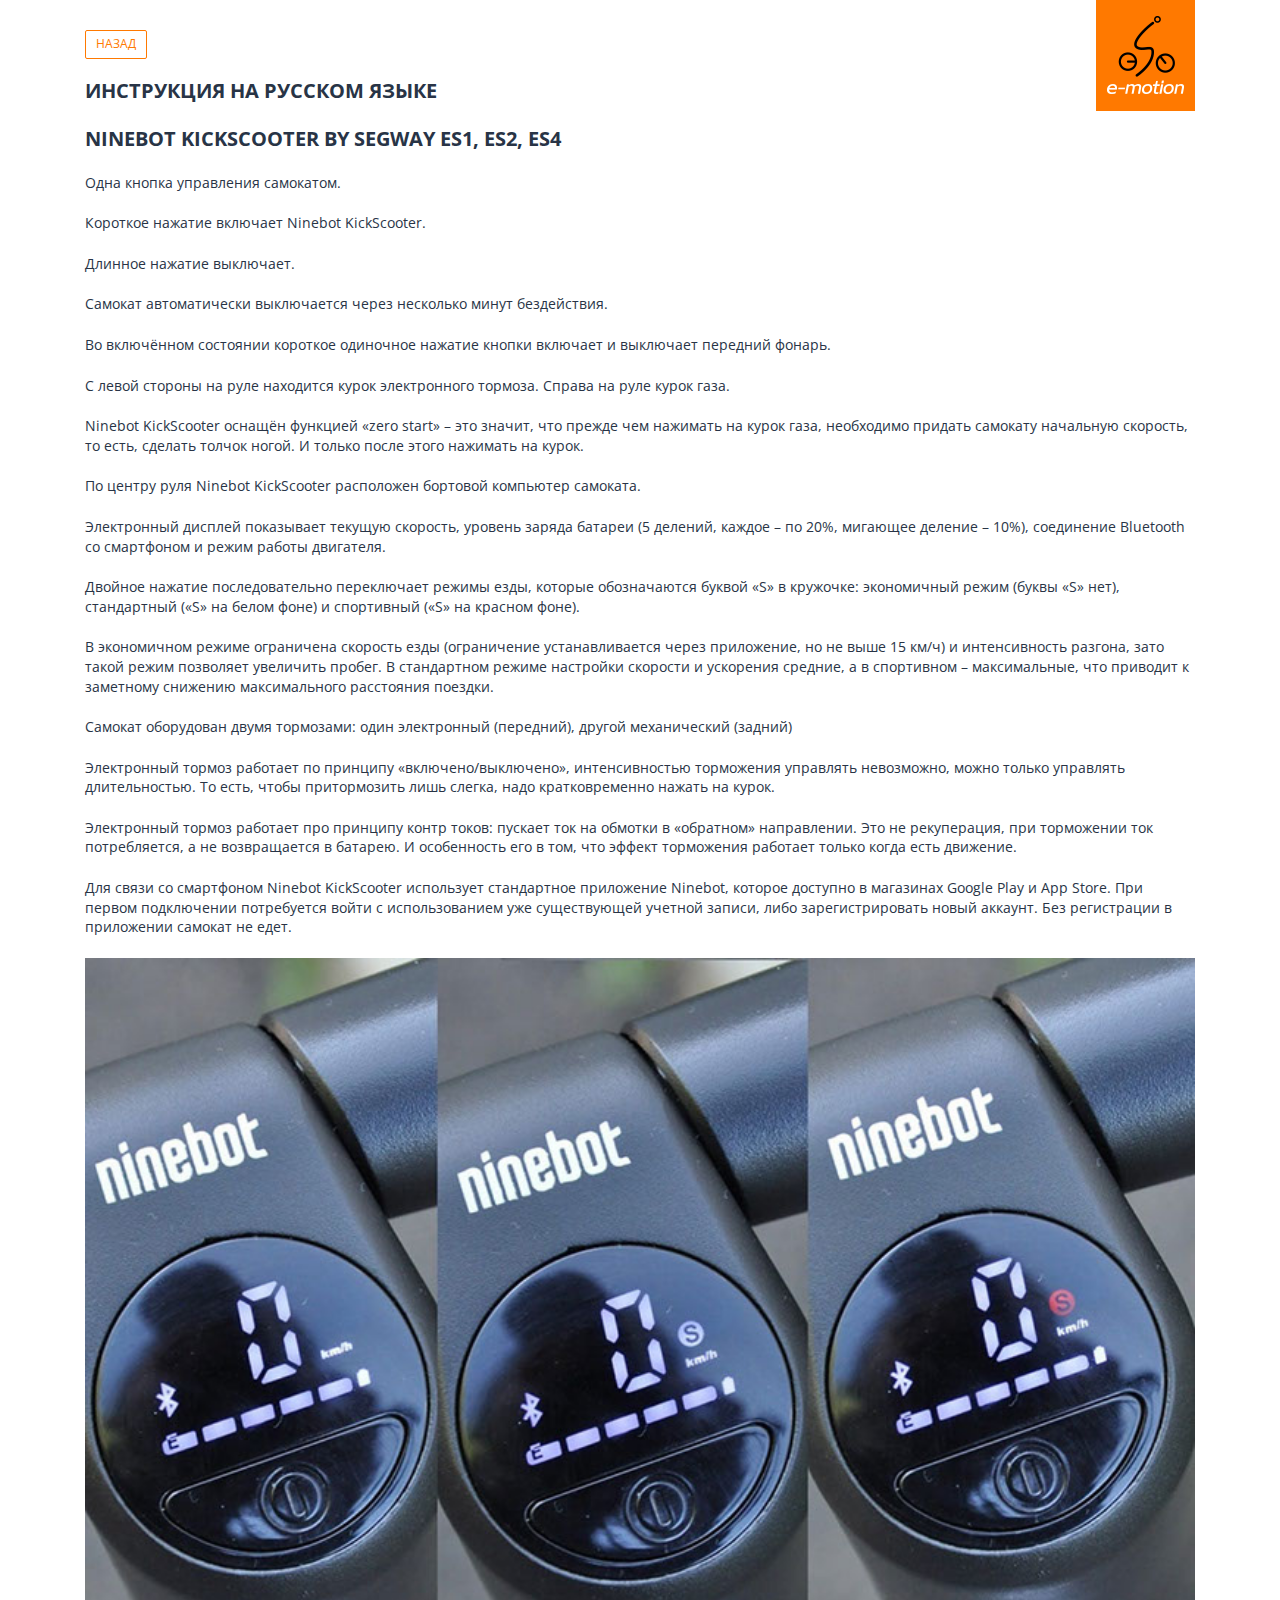
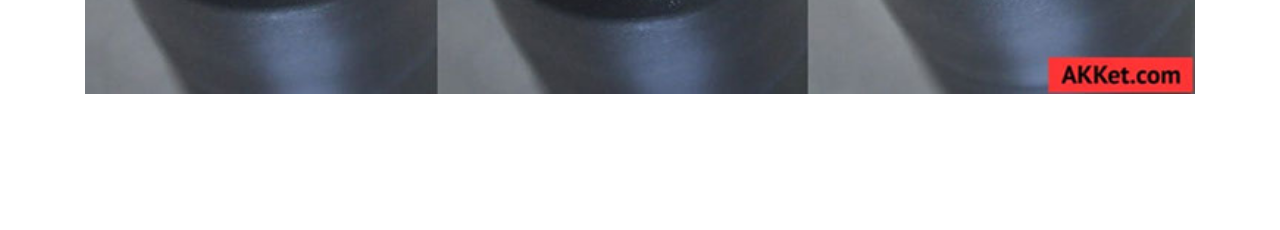
<file: guide.html>
<!DOCTYPE html>
<html>
<head>
	<meta charset="utf-8" />
	<title>E-motion - ПОЛЬЗОВАТЕЛЬСКОЕ  СОГЛАШЕНИЕ (ДОГОВОР ПРОКАТА)</title>
	<meta name="keywords" content="" />
	<meta name="description" content="" />
	<meta name="viewport" content="width=device-width, initial-scale=1.0" />

	<link href="css/style.css" rel="stylesheet" type="text/css" />

	<script type="text/javascript" src="js/jquery.js"></script>
	<script type="text/javascript" src="js/jquery.matchHeight.js"></script>
	<script type="text/javascript" src="js/function.js"></script>

</head>

<body>

<div class="wrapper">

	<header class="header">

		<div class="header__menu header__add" id="header">

			<div class="container_center">

				<div class="header__add_wrap">
					
					<a href="index.html" class="btn header__btn header__add_btn">назад</a>
					<a href="/" class="header__add_logo">
						<img src="img/logo2.svg" alt="" class="logo__img">
					</a>
					
				</div>

				
			</div>
		</div><!-- .header-menu-->
		
	</header><!-- .header-->
	
	<!-- begin main__content -->
	<main class="main__content">

		<div class="container_center">
			
			<div class="doc">
				<section>
					<h2>ИНСТРУКЦИЯ на русском языке</h2>
					<h2>Ninebot KickScooter by SEGWAY ES1, ES2, ES4</h2>
					<p>Одна кнопка управления самокатом.</p>
					<p>Короткое нажатие включает Ninebot KickScooter.</p>
					<p>Длинное нажатие выключает.</p>
					<p>Самокат автоматически выключается через несколько минут бездействия.</p>
					<p>Во включённом состоянии короткое одиночное нажатие кнопки включает и выключает передний фонарь.</p>
					<p>С левой стороны на руле находится курок электронного тормоза. Справа на руле курок газа.</p>
					<p>Ninebot KickScooter оснащён функцией «zero start» – это значит, что прежде чем нажимать на курок газа, необходимо придать самокату начальную скорость, то есть, сделать толчок ногой. И только после этого нажимать на курок.</p>
					<p>По центру руля Ninebot KickScooter расположен бортовой компьютер самоката.</p>
					<p>Электронный дисплей показывает текущую скорость, уровень заряда батареи (5 делений, каждое – по 20%, мигающее деление – 10%), соединение Bluetooth со смартфоном и режим работы двигателя.</p>
					<p>Двойное нажатие последовательно переключает режимы езды, которые обозначаются буквой «S» в кружочке: экономичный режим (буквы «S» нет), стандартный («S» на белом фоне) и спортивный («S» на красном фоне).</p>
					<p>В экономичном режиме ограничена скорость езды (ограничение устанавливается через приложение, но не выше 15 км/ч) и интенсивность разгона, зато такой режим позволяет увеличить пробег. В стандартном режиме настройки скорости и ускорения средние, а в спортивном – максимальные, что приводит к заметному снижению максимального расстояния поездки.</p>
					<p>Самокат оборудован двумя тормозами: один электронный (передний), другой механический (задний)</p>
					<p>Электронный тормоз работает по принципу «включено/выключено», интенсивностью торможения управлять невозможно, можно только управлять длительностью. То есть, чтобы притормозить лишь слегка, надо кратковременно нажать на курок.</p>
					<p>Электронный тормоз работает про принципу контр токов: пускает ток на обмотки в «обратном» направлении. Это не рекуперация, при торможении ток потребляется, а не возвращается в батарею. И особенность его в том, что эффект торможения работает только когда есть движение.</p>
					<p>Для связи со смартфоном Ninebot KickScooter использует стандартное приложение Ninebot, которое доступно в магазинах Google Play и App Store. При первом подключении потребуется войти с использованием уже существующей учетной записи, либо зарегистрировать новый аккаунт. Без регистрации в приложении самокат не едет.</p>
					<p><img id="u2516_img" src="img/guide.jpg" alt=""></p>
				</section>

				<!-- <div class="doc__btn_wrap">		
					<a href="#" class="travel__btn btn download__menu_trigger doc__btn">Приложения <br>к договору <img src="img/caret.svg" alt="" class="caret"></a>
					<ul class="download__menu">
						<li class="download__menu_item"><a href="#" class="download__menu_link">Приложение 1</a></li>
						<li class="download__menu_item"><a href="#" class="download__menu_link">Приложение 2</a></li>
						<li class="download__menu_item"><a href="#" class="download__menu_link">Приложение 3</a></li>
						<li class="download__menu_item"><a href="#" class="download__menu_link">Приложение 4</a></li>
					</ul>
				</div> -->
			</div>

		</div>

	</main>
	<!-- end main__content -->

</div>
<!-- end .wrapper -->

<!-- begin footer -->
<footer class="footer">

	<div class="footer__doc">

		<div class="container_center">

			<!-- <div class="footer__content">
				<div class="footer__left">
					<div class="footer__p">телефон +7 978 259 50 12 <br>e-mail диспетчера системы: info@e-motion24.ru</div>
					<div class="footer__p">Адрес: 191014 город Санкт-Петербург, <br>пр. Литейный, дом 51, литера А, помещение 14-Н Р.М.8</div>
				</div>
				<div class="footer__right">
					<div class="footer__p">ООО "Э-МОУШЕН" <br>ОГРН 1177847362021 ИНН 7841067341 КПП 784101001</div>
					<div class="footer__p last">Дата регистрации 09.11.2017</div>
				</div>
				<div class="footer__soc">
					<a href="#"><img src="img/soc1.svg" alt="" class="footer__img"></a>
					<a href="#"><img src="img/soc2.svg" alt="" class="footer__img"></a>
					<a href="#"><img src="img/soc3.svg" alt="" class="footer__img"></a>
				</div>
			</div> -->

		</div>
		
	</div>


</footer>
<!-- end footer -->


</body>
</html>
</file>
<file: css/style.css>
@import url(https://fonts.googleapis.com/css?family=Open+Sans:400,300,600,700,900);
@import url(https://fonts.googleapis.com/css?family=Lora);
@import url(https://fonts.googleapis.com/css?family=Roboto:300,400,700,900);
.header__menu:after, .header__menu_left:after, .header__menu_right:after, .header__add:after, .reason__wrapper:after, .map__content:after, .footer__main:after, .footer__soc:after, .main__content:after, .reason__right:after {
  content: '';
  display: table;
  clear: both; }

.header__menu:before, .header__menu_left:before, .header__menu_right:before, .header__add:before, .reason__wrapper:before, .map__content:before, .footer__main:before, .footer__soc:before {
  content: '';
  display: table;
  clear: both; }

/* Global variables */
/* ======================================================================== */
/* Grid */
/* ======================================================================== */
/* Form */
/* ======================================================================== */
/* Breakpoints */
* {
  -webkit-box-sizing: border-box;
  box-sizing: border-box; }

html, body, .wrapper {
  height: 100%;
  position: relative;
  -webkit-box-sizing: content-box;
  box-sizing: content-box; }

/*! normalize.css v7.0.0 | MIT License | github.com/necolas/normalize.css */
/* Document
   ========================================================================== */
/**
 * 1. Correct the line height in all browsers.
 * 2. Prevent adjustments of font size after orientation changes in
 *    IE on Windows Phone and in iOS.
 */
html {
  -ms-text-size-adjust: 100%;
  /* 2 */
  -webkit-text-size-adjust: 100%;
  /* 2 */ }

/* Sections
   ========================================================================== */
/**
 * Remove the margin in all browsers (opinionated).
 */
body {
  margin: 0;
  font-size: 100%;
  font-family: "Open Sans", static;
  color: #283446;
  line-height: 1.4; }

/**
 * Add the correct display in IE 9-.
 */
article, aside, details, figcaption, figure, footer, header, hgroup, main, nav, section, summary {
  display: block; }

/**
 * Correct the font size and margin on `h1` elements within `section` and
 * `article` contexts in Chrome, Firefox, and Safari.
 */
h1 {
  font-size: 2em;
  margin: 0.67em 0; }

h2 {
  position: relative;
  margin-bottom: 40px;
  font-size: 20px;
  font-weight: 700;
  text-transform: uppercase;
  text-align: center; }
  h2:before {
    content: url("../img/waves-copy.png");
    position: absolute;
    top: -35px;
    left: 0;
    right: 0;
    display: inline-block; }

h4 {
  margin-top: 0;
  margin-bottom: 20px;
  font-weight: 700;
  text-transform: uppercase; }

img {
  width: 100%;
  height: auto; }

/* Grouping content
   ========================================================================== */
/**
 * Add the correct display in IE 9-.
 * 1. Add the correct display in IE.
 */
figcaption,
figure,
main {
  /* 1 */
  display: block; }

/**
 * Add the correct margin in IE 8.
 */
figure {
  margin: 1em 40px; }

/**
 * 1. Add the correct box sizing in Firefox.
 * 2. Show the overflow in Edge and IE.
 */
hr {
  -webkit-box-sizing: content-box;
  box-sizing: content-box;
  /* 1 */
  height: 0;
  /* 1 */
  overflow: visible;
  /* 2 */ }

/**
 * 1. Correct the inheritance and scaling of font size in all browsers.
 * 2. Correct the odd `em` font sizing in all browsers.
 */
pre {
  font-family: monospace, monospace;
  /* 1 */
  font-size: 1em;
  /* 2 */ }

/* Text-level semantics
   ========================================================================== */
/**
 * 1. Remove the gray background on active links in IE 10.
 * 2. Remove gaps in links underline in iOS 8+ and Safari 8+.
 */
a {
  background-color: transparent;
  /* 1 */
  -webkit-text-decoration-skip: objects;
  /* 2 */ }
  a:focus {
    outline: 0; }

/**
 * 1. Remove the bottom border in Chrome 57- and Firefox 39-.
 * 2. Add the correct text decoration in Chrome, Edge, IE, Opera, and Safari.
 */
abbr[title] {
  border-bottom: none;
  /* 1 */
  text-decoration: underline;
  /* 2 */
  -webkit-text-decoration: underline dotted;
  text-decoration: underline dotted;
  /* 2 */ }

/**
 * Prevent the duplicate application of `bolder` by the next rule in Safari 6.
 */
b,
strong {
  font-weight: inherit; }

/**
 * Add the correct font weight in Chrome, Edge, and Safari.
 */
b,
strong {
  font-weight: bolder; }

/**
 * 1. Correct the inheritance and scaling of font size in all browsers.
 * 2. Correct the odd `em` font sizing in all browsers.
 */
code,
kbd,
samp {
  font-family: monospace, monospace;
  /* 1 */
  font-size: 1em;
  /* 2 */ }

/**
 * Add the correct font style in Android 4.3-.
 */
dfn {
  font-style: italic; }

/**
 * Add the correct background and color in IE 9-.
 */
mark {
  background-color: #ff0;
  color: #000; }

/**
 * Add the correct font size in all browsers.
 */
small {
  font-size: 80%; }

/**
 * Prevent `sub` and `sup` elements from affecting the line height in
 * all browsers.
 */
sub,
sup {
  font-size: 75%;
  line-height: 0;
  position: relative;
  vertical-align: baseline; }

sub {
  bottom: -0.25em; }

sup {
  top: -0.5em; }

/* Embedded content
   ========================================================================== */
/**
 * Add the correct display in IE 9-.
 */
audio,
video {
  display: inline-block; }

/**
 * Add the correct display in iOS 4-7.
 */
audio:not([controls]) {
  display: none;
  height: 0; }

/**
 * Remove the border on images inside links in IE 10-.
 */
img {
  border-style: none;
  max-width: 100%; }

/**
 * Hide the overflow in IE.
 */
svg:not(:root) {
  overflow: hidden; }

/* Forms
   ========================================================================== */
/**
 * 1. Change the font styles in all browsers (opinionated).
 * 2. Remove the margin in Firefox and Safari.
 */
button,
input,
optgroup,
select,
textarea {
  margin: 0;
  /* 2 */ }

/**
 * Show the overflow in IE.
 * 1. Show the overflow in Edge.
 */
button,
input {
  /* 1 */
  overflow: visible;
  outline: 0; }

/**
 * Remove the inheritance of text transform in Edge, Firefox, and IE.
 * 1. Remove the inheritance of text transform in Firefox.
 */
button,
select {
  /* 1 */
  text-transform: none; }

/**
 * 1. Prevent a WebKit bug where (2) destroys native `audio` and `video`
 *    controls in Android 4.
 * 2. Correct the inability to style clickable types in iOS and Safari.
 */
button,
html [type="button"],
[type="reset"],
[type="submit"] {
  -webkit-appearance: button;
  /* 2 */ }

/**
 * Remove the inner border and padding in Firefox.
 */
button::-moz-focus-inner,
[type="button"]::-moz-focus-inner,
[type="reset"]::-moz-focus-inner,
[type="submit"]::-moz-focus-inner {
  border-style: none;
  padding: 0; }

/**
 * Restore the focus styles unset by the previous rule.
 */
button:-moz-focusring,
[type="button"]:-moz-focusring,
[type="reset"]:-moz-focusring,
[type="submit"]:-moz-focusring {
  outline: 1px dotted ButtonText; }

/**
 * Correct the padding in Firefox.
 */
fieldset {
  padding: 0.35em 0.75em 0.625em; }

/**
 * 1. Correct the text wrapping in Edge and IE.
 * 2. Correct the color inheritance from `fieldset` elements in IE.
 * 3. Remove the padding so developers are not caught out when they zero out
 *    `fieldset` elements in all browsers.
 */
legend {
  -webkit-box-sizing: border-box;
  box-sizing: border-box;
  /* 1 */
  color: inherit;
  /* 2 */
  display: table;
  /* 1 */
  max-width: 100%;
  /* 1 */
  padding: 0;
  /* 3 */
  white-space: normal;
  /* 1 */ }

/**
 * 1. Add the correct display in IE 9-.
 * 2. Add the correct vertical alignment in Chrome, Firefox, and Opera.
 */
progress {
  display: inline-block;
  /* 1 */
  vertical-align: baseline;
  /* 2 */ }

/**
 * Remove the default vertical scrollbar in IE.
 */
textarea {
  overflow: auto; }

/**
 * 1. Add the correct box sizing in IE 10-.
 * 2. Remove the padding in IE 10-.
 */
[type="checkbox"],
[type="radio"] {
  -webkit-box-sizing: border-box;
  box-sizing: border-box;
  /* 1 */
  padding: 0;
  /* 2 */ }

/**
 * Correct the cursor style of increment and decrement buttons in Chrome.
 */
[type="number"]::-webkit-inner-spin-button,
[type="number"]::-webkit-outer-spin-button {
  height: auto; }

/**
 * 1. Correct the odd appearance in Chrome and Safari.
 * 2. Correct the outline style in Safari.
 */
[type="search"] {
  -webkit-appearance: textfield;
  /* 1 */
  outline-offset: -2px;
  /* 2 */ }

/**
 * Remove the inner padding and cancel buttons in Chrome and Safari on macOS.
 */
[type="search"]::-webkit-search-cancel-button,
[type="search"]::-webkit-search-decoration {
  -webkit-appearance: none; }

/**
 * 1. Correct the inability to style clickable types in iOS and Safari.
 * 2. Change font properties to `inherit` in Safari.
 */
::-webkit-file-upload-button {
  -webkit-appearance: button;
  /* 1 */
  font: inherit;
  /* 2 */ }

/* Interactive
   ========================================================================== */
/*
 * Add the correct display in IE 9-.
 * 1. Add the correct display in Edge, IE, and Firefox.
 */
details,
menu {
  display: block; }

/*
 * Add the correct display in all browsers.
 */
summary {
  display: list-item; }

/* Scripting
   ========================================================================== */
/**
 * Add the correct display in IE 9-.
 */
canvas {
  display: inline-block; }

/**
 * Add the correct display in IE.
 */
template {
  display: none; }

/* Hidden
   ========================================================================== */
/**
 * Add the correct display in IE 10-.
 */
[hidden] {
  display: none; }

input:not([type]),
input[type=text],
input[type=password],
input[type=email],
input[type=url],
input[type=search],
input[type=tel],
input[type=number],
input[type=datetime],
textarea {
  background-color: #fff;
  border: 1px solid #ddd;
  padding: 11px 10px;
  outline: none;
  font-size: 11px;
  color: #cccccc;
  font-family: 'Roboto', sans-serif;
  border-radius: 5px;
  -webkit-transition: all .3s;
  -o-transition: all .3s;
  transition: all .3s; }
  input:not([type]):focus,
  input[type=text]:focus,
  input[type=password]:focus,
  input[type=email]:focus,
  input[type=url]:focus,
  input[type=search]:focus,
  input[type=tel]:focus,
  input[type=number]:focus,
  input[type=datetime]:focus,
  textarea:focus {
    border: 1px solid #bebebe;
    background-color: #f6f6f6; }
    input:not([type]):focus::-webkit-input-placeholder,
    input[type=text]:focus::-webkit-input-placeholder,
    input[type=password]:focus::-webkit-input-placeholder,
    input[type=email]:focus::-webkit-input-placeholder,
    input[type=url]:focus::-webkit-input-placeholder,
    input[type=search]:focus::-webkit-input-placeholder,
    input[type=tel]:focus::-webkit-input-placeholder,
    input[type=number]:focus::-webkit-input-placeholder,
    input[type=datetime]:focus::-webkit-input-placeholder,
    textarea:focus::-webkit-input-placeholder {
      color: red; }
    input:not([type]):focus:-moz-placeholder,
    input[type=text]:focus:-moz-placeholder,
    input[type=password]:focus:-moz-placeholder,
    input[type=email]:focus:-moz-placeholder,
    input[type=url]:focus:-moz-placeholder,
    input[type=search]:focus:-moz-placeholder,
    input[type=tel]:focus:-moz-placeholder,
    input[type=number]:focus:-moz-placeholder,
    input[type=datetime]:focus:-moz-placeholder,
    textarea:focus:-moz-placeholder {
      color: red; }
    input:not([type]):focus::-moz-placeholder,
    input[type=text]:focus::-moz-placeholder,
    input[type=password]:focus::-moz-placeholder,
    input[type=email]:focus::-moz-placeholder,
    input[type=url]:focus::-moz-placeholder,
    input[type=search]:focus::-moz-placeholder,
    input[type=tel]:focus::-moz-placeholder,
    input[type=number]:focus::-moz-placeholder,
    input[type=datetime]:focus::-moz-placeholder,
    textarea:focus::-moz-placeholder {
      color: red; }
    input:not([type]):focus:-ms-input-placeholder,
    input[type=text]:focus:-ms-input-placeholder,
    input[type=password]:focus:-ms-input-placeholder,
    input[type=email]:focus:-ms-input-placeholder,
    input[type=url]:focus:-ms-input-placeholder,
    input[type=search]:focus:-ms-input-placeholder,
    input[type=tel]:focus:-ms-input-placeholder,
    input[type=number]:focus:-ms-input-placeholder,
    input[type=datetime]:focus:-ms-input-placeholder,
    textarea:focus:-ms-input-placeholder {
      color: red; }
  input:not([type]).input_error,
  input[type=text].input_error,
  input[type=password].input_error,
  input[type=email].input_error,
  input[type=url].input_error,
  input[type=search].input_error,
  input[type=tel].input_error,
  input[type=number].input_error,
  input[type=datetime].input_error,
  textarea.input_error {
    background-color: #fff0f0;
    border: 1px solid red; }
  input:not([type])::-webkit-input-placeholder,
  input[type=text]::-webkit-input-placeholder,
  input[type=password]::-webkit-input-placeholder,
  input[type=email]::-webkit-input-placeholder,
  input[type=url]::-webkit-input-placeholder,
  input[type=search]::-webkit-input-placeholder,
  input[type=tel]::-webkit-input-placeholder,
  input[type=number]::-webkit-input-placeholder,
  input[type=datetime]::-webkit-input-placeholder,
  textarea::-webkit-input-placeholder {
    color: #ddd; }
  input:not([type]):-moz-placeholder,
  input[type=text]:-moz-placeholder,
  input[type=password]:-moz-placeholder,
  input[type=email]:-moz-placeholder,
  input[type=url]:-moz-placeholder,
  input[type=search]:-moz-placeholder,
  input[type=tel]:-moz-placeholder,
  input[type=number]:-moz-placeholder,
  input[type=datetime]:-moz-placeholder,
  textarea:-moz-placeholder {
    color: #ddd; }
  input:not([type])::-moz-placeholder,
  input[type=text]::-moz-placeholder,
  input[type=password]::-moz-placeholder,
  input[type=email]::-moz-placeholder,
  input[type=url]::-moz-placeholder,
  input[type=search]::-moz-placeholder,
  input[type=tel]::-moz-placeholder,
  input[type=number]::-moz-placeholder,
  input[type=datetime]::-moz-placeholder,
  textarea::-moz-placeholder {
    color: #ddd; }
  input:not([type]):-ms-input-placeholder,
  input[type=text]:-ms-input-placeholder,
  input[type=password]:-ms-input-placeholder,
  input[type=email]:-ms-input-placeholder,
  input[type=url]:-ms-input-placeholder,
  input[type=search]:-ms-input-placeholder,
  input[type=tel]:-ms-input-placeholder,
  input[type=number]:-ms-input-placeholder,
  input[type=datetime]:-ms-input-placeholder,
  textarea:-ms-input-placeholder {
    color: #ddd; }

input[type=search]::-webkit-search-cancel-button,
input[type=search]::-webkit-search-decoration {
  -webkit-appearance: none; }

input[type=number]::-webkit-inner-spin-button,
input[type=number]::-webkit-outer-spin-button {
  height: auto; }

input[type=checkbox],
input[type=radio] {
  padding: 0; }

input[type=checkbox]:not(:disabled),
input[type=radio]:not(:disabled) {
  cursor: pointer; }

input[type=checkbox],
input[type=radio] {
  display: inline-block;
  height: 14px;
  width: 14px;
  border: 1px solid #aaa;
  overflow: hidden;
  margin-top: -4px;
  vertical-align: middle;
  -webkit-appearance: none;
  outline: 0;
  background: 0 0;
  text-align: center;
  position: relative; }

input[type=radio] {
  border-radius: 50%; }

input[type=checkbox]:before,
input[type=radio]:before {
  display: block; }

input[type=radio]:checked:before {
  content: '';
  width: 6px;
  height: 6px;
  top: 50%;
  left: 50%;
  margin-top: -3px;
  margin-left: -3px;
  display: block;
  position: absolute;
  border-radius: 50%;
  background: #000; }

input[type=checkbox]:checked:before,
input[type=checkbox]:indeterminate:before {
  content: "\2714";
  font-size: 12px;
  -webkit-font-smoothing: antialiased;
  text-align: center;
  line-height: 13px;
  color: #000; }

input[type=checkbox]:indeterminate:before {
  content: "\f068"; }

input[type=checkbox]:disabled,
input[type=radio]:disabled {
  border-color: #ddd; }

input[type=radio]:disabled:checked:before {
  background-color: #aaa; }

input[type=checkbox]:disabled:checked:before,
input[type=checkbox]:disabled:indeterminate:before {
  color: #aaa; }

.btn {
  color: #283446;
  font-family: "Open Sans", static;
  padding: 10px 30px;
  border: none;
  outline: none;
  text-decoration: none;
  display: inline-block;
  background-color: #ddd;
  text-align: center;
  max-width: 100%;
  cursor: pointer;
  border-radius: 2px;
  -webkit-transition: all .3s;
  -o-transition: all .3s;
  transition: all .3s; }
  .btn__warning {
    color: #fff;
    background-color: #ff7900;
    text-transform: uppercase; }
    @media (max-width: 479px) {
      .btn__warning {
        width: 100%; } }
  .btn:hover {
    background-color: white; }
  .btn__primary {
    background-color: #7b8287;
    color: #ffffff; }
    .btn__primary:hover {
      background-color: #b0b5b8; }
  .btn__success {
    background-color: #36a566;
    color: #ffffff; }
    .btn__success:hover {
      background-color: #71d09a; }
  .btn__info {
    background-color: #03a9f4;
    color: #ffffff; }
    .btn__info:hover {
      background-color: #60ccfd; }
  .btn__warning {
    background-color: #ff7900;
    color: #ffffff; }
    .btn__warning:hover {
      background-color: #ffaf66; }
  .btn__danger {
    background-color: #ff1a1a;
    color: #ffffff; }
    .btn__danger:hover {
      background-color: #ff8080; }

.grid {
  margin-left: -20px;
  -webkit-box-sizing: content-box;
  box-sizing: content-box; }
  html[data-browser*="flexible"] .grid {
    display: -webkit-box;
    display: -moz-box;
    display: -webkit-flex;
    display: -ms-flexbox;
    display: -ms-flex;
    display: flex; }
    html[data-browser*="flexible"] .grid > div {
      display: block; }
  html[data-browser*="not-flex"] .grid {
    display: block;
    font-size: 0;
    line-height: 0;
    letter-spacing: -1px; }
    html[data-browser*="not-flex"] .grid > div {
      display: inline-block;
      vertical-align: top;
      letter-spacing: normal;
      line-height: 1.4;
      font-size: 12px; }
  html[data-browser*="flexible"] .grid {
    -webkit-box-orient: horizontal;
    -webkit-box-direction: normal;
    -ms-flex-flow: row wrap;
    flex-flow: row wrap; }
  html[data-browser*="flexible"] .grid-nowrap {
    -webkit-box-orient: horizontal;
    -webkit-box-direction: normal;
    -ms-flex-flow: row nowrap;
    flex-flow: row nowrap; }
  .grid > div {
    width: 100%; }
    .grid > div.width_1 {
      width: 100%; }
    .grid > div.width_2 {
      width: 50%; }
    .grid > div.width_3 {
      width: 33.3%; }
    .grid > div.width_4 {
      width: 25%; }
    .grid > div.width_5 {
      width: 20%; }
    .grid > div.width_2_3 {
      width: 66%; }
    .grid > div.width_3_4 {
      width: 75%; }
  .grid__1 > div {
    width: 100%; }
  .grid__2 > div {
    width: 50%; }
  .grid__3 > div {
    width: 33.3%; }
  .grid__4 > div {
    width: 25%; }
  .grid__5 > div {
    width: 20%; }

@media (max-width: 759px) {
  .grid__4 > div {
    width: 50%; } }

@media (max-width: 510px) {
  .grid__3 > div {
    width: 100%; } }

@media (max-width: 479px) {
  .grid__4 > div {
    width: 100%; } }

.wrapper {
  background-color: #fff;
  font-size: 12px;
  min-height: 100%;
  height: auto !important;
  height: 100%;
  margin: 0 auto -auto auto; }

.container_center {
  max-width: 1140px;
  padding: 0 15px;
  margin-left: auto;
  margin-right: auto; }

.column {
  -webkit-column-count: 4;
  column-count: 4;
  -webkit-column-gap: 20px;
  column-gap: 20px;
  -webkit-column-width: 300px;
  column-width: 300px; }

/* Header
 ----------------------------------------------------------------------------- */
.header__menu {
  position: fixed;
  top: 0;
  left: 0;
  z-index: 100;
  width: 100%;
  padding: 6px 0;
  background-color: rgba(255, 255, 238, 0.65);
  -webkit-transition: all .3s;
  -o-transition: all .3s;
  transition: all .3s; }
  .header__menu.stiky {
    padding: 3px 0;
    background-color: #fff; }
    .header__menu.stiky .logo {
      width: 37px; }
    .header__menu.stiky .navbar__item {
      padding: 8px 24px; }
      @media (max-width: 1199px) {
        .header__menu.stiky .navbar__item {
          padding: 8px 15px; } }
      @media (max-width: 959px) {
        .header__menu.stiky .navbar__item {
          padding: 0; } }
    .header__menu.stiky .header__btn {
      margin-top: 5px; }
  @media (max-width: 959px) {
    .header__menu {
      padding: 3px 0; } }
  .header__menu_left {
    width: 15%;
    float: left;
    display: table; }
    @media (max-width: 959px) {
      .header__menu_left {
        width: 100%; } }
  .header__menu_right {
    width: 80%;
    float: right;
    -webkit-transition: all 0.3ss;
    -o-transition: all 0.3ss;
    transition: all 0.3ss; }
    @media (max-width: 959px) {
      .header__menu_right {
        display: none;
        float: none;
        width: auto;
        margin: 0 -15px;
        padding-top: 5px;
        background-color: #fff; }
        .header__menu_right.open {
          display: block; } }

.header__btn {
  margin-top: 7px;
  padding: 5px 10px;
  float: right;
  color: #ff7900;
  text-transform: uppercase;
  background-color: transparent;
  border: 1px solid #ff7900;
  border-radius: 2px; }
  .header__btn:hover {
    color: #fff;
    background-color: #ff7900; }
  @media (max-width: 959px) {
    .header__btn {
      width: 100%;
      margin-top: 0;
      float: none;
      text-align: left; } }

.header__mobile {
  display: none;
  padding: 8px 30px;
  vertical-align: middle;
  float: right;
  background-color: transparent; }
  .header__mobile:hover {
    background-color: transparent;
    opacity: .7; }
  @media (max-width: 959px) {
    .header__mobile {
      display: table-cell; } }

.header__down {
  min-height: 513px;
  background: url("../img/header-bg.jpg") no-repeat center bottom;
  background-size: cover; }
  @media (max-width: 759px) {
    .header__down {
      min-height: 470px; } }
  .header__down_wrap {
    position: relative; }
  .header__down_img {
    min-width: 100%; }
  .header__down_in {
    top: 0;
    bottom: 0;
    left: 0;
    right: 0;
    padding-top: 90px; }
  .header__down_top {
    margin-bottom: 60px; }
    @media (max-width: 479px) {
      .header__down_top {
        margin-bottom: 40px; } }
  .header__down_btn {
    margin: 0;
    padding: 0;
    border: 0;
    display: inline-block;
    cursor: pointer;
    background-color: transparent;
    -webkit-transition: all .3s;
    -o-transition: all .3s;
    transition: all .3s; }
    .header__down_btn:hover {
      opacity: .7; }
    .header__down_btn:nth-child(n+2) {
      margin-left: 25px; }
    @media (max-width: 479px) {
      .header__down_btn {
        width: 45%; }
        .header__down_btn:nth-child(n+2) {
          margin-left: 20px; } }
  .header__down_reg {
    max-width: 674px;
    padding: 13px 30% 25px 29px;
    margin: 0 auto;
    border: 2px solid rgba(255, 255, 255, 0.4); }
    @media (max-width: 1199px) {
      .header__down_reg {
        width: 80%; } }
    @media (max-width: 850px) {
      .header__down_reg {
        width: 100%;
        max-width: 100%;
        padding: 13px 50% 25px 29px; } }
    @media (max-width: 650px) {
      .header__down_reg {
        padding: 13px 15px 20px; } }
    .header__down_reg_h {
      margin-bottom: 10px;
      font-size: 20px;
      font-weight: 700; }
    .header__down_reg_p {
      margin-bottom: 40px; }

.header__sighup {
  display: none;
  position: absolute;
  top: 73px;
  right: 0;
  width: 306px;
  padding: 30px 18px 30px;
  background-color: rgba(255, 255, 255, 0.18);
  -webkit-box-shadow: 0 3px 30px rgba(0, 0, 0, 0.75);
  box-shadow: 0 3px 30px rgba(0, 0, 0, 0.75);
  border-radius: 5px; }
  .header__sighup.open {
    display: block; }
  .header__sighup_h2 {
    margin: 0 0 13px; }
    .header__sighup_h2:before {
      display: none; }
  @media (max-width: 650px) {
    .header__sighup {
      top: 65px;
      background-color: #fff; } }
  @media (max-width: 479px) {
    .header__sighup {
      width: 100%;
      left: 0; } }
  .header__sighup .close {
    width: 15px;
    height: 15px;
    position: absolute;
    right: 10px;
    top: 10px;
    cursor: pointer; }
    .header__sighup .close:before, .header__sighup .close:after {
      content: '';
      width: 18px;
      height: 0;
      border-bottom: 1px solid;
      display: block;
      top: 7px;
      left: -1px;
      position: absolute; }
    .header__sighup .close:before {
      -webkit-transform: rotate(45deg);
      -ms-transform: rotate(45deg);
      transform: rotate(45deg); }
    .header__sighup .close:after {
      -webkit-transform: rotate(-45deg);
      -ms-transform: rotate(-45deg);
      transform: rotate(-45deg); }

.header__add {
  padding: 0;
  position: relative;
  padding: 0;
  background-color: transparent; }
  .header__add_wrap {
    position: relative;
    padding: 30px 0; }
    @media (max-width: 959px) {
      .header__add_wrap {
        padding: 10px 0; } }
  .header__add_btn {
    float: left;
    margin: 0; }
    @media (max-width: 959px) {
      .header__add_btn {
        width: auto; } }
  .header__add_logo {
    position: absolute;
    top: 0;
    right: 0;
    width: 99px;
    height: 111px;
    padding: 16px 11px;
    background-color: #ff7900; }
    .header__add_logo:hover {
      opacity: .7; }
    @media (max-width: 959px) {
      .header__add_logo {
        width: 42px;
        height: 47px;
        padding: 7px 5px; } }
  .header__add.stiky {
    padding: 0; }
    .header__add.stiky .header__add_wrap {
      padding: 5px 0; }
    .header__add.stiky .header__add_logo {
      width: 42px;
      height: 47px;
      padding: 7px 5px; }
    .header__add.stiky .header__add_btn {
      margin-bottom: 8px; }
  @media (max-width: 959px) {
    .header__add {
      padding: 0; } }

.logo {
  float: right;
  -webkit-transition: all .3s;
  -o-transition: all .3s;
  transition: all .3s;
  width: 42px; }
  @media (max-width: 959px) {
    .logo {
      float: left;
      width: 37px; } }

.stiky {
  position: fixed;
  top: 0;
  left: 0;
  z-index: 100;
  width: 100%;
  -webkit-box-shadow: 0 0 10px rgba(0, 0, 0, 0.1);
  box-shadow: 0 0 10px rgba(0, 0, 0, 0.1); }

/* Navbar
-------------------------------------------------------------------------------*/
.navbar {
  float: left;
  margin: 0;
  padding: 0;
  overflow: hidden; }
  @media (max-width: 959px) {
    .navbar {
      float: none; } }
  .navbar__item {
    padding: 11px 24px;
    display: inline-block; }
    @media (max-width: 1199px) {
      .navbar__item {
        padding: 11px 15px; } }
    @media (max-width: 959px) {
      .navbar__item {
        display: block;
        padding: 0; } }
  .navbar__link {
    padding: 4px 0;
    display: block;
    color: #283446;
    text-transform: uppercase;
    text-decoration: none; }
    .navbar__link.active, .navbar__link:hover {
      border-bottom: 1px solid #ff7900; }
    @media (max-width: 959px) {
      .navbar__link {
        padding: 6px 10px; }
        .navbar__link.active, .navbar__link:hover {
          color: #fff;
          background-color: #ff7900;
          border-bottom: 0; } }

/* Middle
 ----------------------------------------------------------------------------- */
.main__content {
  padding-bottom: auto; }

.about {
  min-height: 397px;
  background: #F6F4F4 url("../img/about-bg.png") no-repeat 55% 20px; }
  .about__in {
    position: relative;
    padding: 47px 0 20px; }
  .about__text {
    width: 33%; }
    @media (max-width: 959px) {
      .about__text {
        width: 100%;
        margin-bottom: 20px; } }
  .about__h2 {
    text-align: left; }
    .about__h2:before {
      top: -35px;
      right: auto; }
  .about__p {
    line-height: 1.4; }
  .about__img {
    position: absolute;
    top: -25px;
    right: 11%;
    z-index: 10;
    width: 50%; }
    @media (max-width: 959px) {
      .about__img {
        position: static;
        width: 100%;
        max-width: 551px;
        margin-bottom: 10px;
        margin-left: auto;
        margin-right: auto; } }

.reason {
  padding: 43px 0 50px; }
  .reason__wrapper {
    max-width: 677px;
    margin: 0 auto;
    -webkit-box-shadow: 0 0 10px rgba(0, 0, 0, 0.5);
    box-shadow: 0 0 10px rgba(0, 0, 0, 0.5); }
    @media (max-width: 479px) {
      .reason__wrapper {
        -webkit-box-shadow: none;
        box-shadow: none; } }
  .reason__left {
    float: left;
    width: 66.66%; }
  .reason__right {
    float: right;
    width: 33.33%;
    display: table; }
    .reason__right_top {
      float: none; }
    .reason__right_bottom {
      height: 224px;
      width: 100%; }
    @media (max-width: 767px) {
      .reason__right {
        -webkit-box-shadow: 0 0 5px rgba(0, 0, 0, 0.5);
        box-shadow: 0 0 5px rgba(0, 0, 0, 0.5);
        float: none;
        width: 100%;
        display: table; }
        .reason__right_top, .reason__right_bottom {
          width: 50%;
          -webkit-box-shadow: none !important;
          box-shadow: none !important;
          display: table-cell !important;
          height: auto;
          vertical-align: middle; }
          .reason__right_top .reason__item_top, .reason__right_bottom .reason__item_top {
            display: block; }
        .reason__right_left {
          margin-bottom: 0 !important; }
        .reason__right_right {
          min-height: auto !important; } }
    @media (max-width: 479px) {
      .reason__right_top, .reason__right_bottom {
        width: 100% !important;
        display: block !important; }
      .reason__right_top {
        margin-bottom: 0px; } }
  @media (max-width: 767px) {
    .reason__left, .reason__right {
      float: none;
      width: 100%; } }
  .reason__arrow {
    position: absolute;
    border: 6px solid transparent; }
    .reason__arrow_left {
      left: 0;
      top: 31px;
      border-left-color: #fff; }
    .reason__arrow_right {
      right: 0;
      top: 31px;
      border-right-color: #fff; }
    .reason__arrow_bottom {
      bottom: 0;
      left: 31px;
      border-bottom-color: #fff; }
    @media (max-width: 479px) {
      .reason__arrow {
        display: none; } }
  .reason__icon {
    position: absolute;
    z-index: 10;
    top: 50%;
    left: 50%;
    margin-left: -26px;
    margin-top: -24px; }
    @media (max-width: 479px) {
      .reason__icon {
        display: none; } }
  .reason img {
    display: block;
    width: 100%; }
  .reason__item {
    display: table;
    border: 0;
    text-align: center; }
    @media (max-width: 479px) {
      .reason__item {
        margin-bottom: 10px;
        -webkit-box-shadow: 0 0 5px rgba(0, 0, 0, 0.5);
        box-shadow: 0 0 5px rgba(0, 0, 0, 0.5); } }
    .reason__item_left, .reason__item_top {
      position: relative;
      z-index: 5; }
    .reason__item_left, .reason__item_right {
      width: 50%; }
      @media (max-width: 479px) {
        .reason__item_left, .reason__item_right {
          width: 100%; } }
    .reason__item_left, .reason__item_right {
      overflow: hidden;
      position: relative; }
    .reason__item_left, .reason__item_right, .reason__item_top, .reason__item_down {
      display: table-cell;
      vertical-align: middle; }
      @media (max-width: 479px) {
        .reason__item_left, .reason__item_right, .reason__item_top, .reason__item_down {
          display: block; } }
  .reason__content {
    padding: 15px;
    line-height: 2; }

.rates {
  padding-top: 65px;
  min-height: 386px;
  background: url("../img/rates-bg.jpg") no-repeat;
  background-size: cover; }
  @media (max-width: 510px) {
    .rates {
      padding-bottom: 20px; } }
  .rates__list {
    max-width: 674px;
    margin: 0 auto; }
    .rates__list_grid {
      margin-left: -85px; }
      @media (max-width: 690px) {
        .rates__list_grid {
          margin-left: -10px; } }
      @media (max-width: 510px) {
        .rates__list_grid {
          margin-left: 0; } }
  .rates__item {
    padding-left: 85px;
    text-align: center; }
    @media (max-width: 690px) {
      .rates__item {
        padding-left: 10px; } }
    @media (max-width: 510px) {
      .rates__item {
        padding-left: 0;
        margin-bottom: 10px; } }
  .rates__wrap {
    width: 100% !important;
    padding: 15px;
    background-color: #fff;
    border-radius: 2px; }
    @media (max-width: 690px) {
      .rates__wrap {
        padding: 15px 10px; } }
    @media (max-width: 510px) {
      .rates__wrap {
        padding: 15px; } }
  .rates__name {
    font-weight: 700; }

.jobs {
  padding: 40px 0 20px; }
  .jobs__wrap {
    margin-left: -66px; }
    @media (max-width: 759px) {
      .jobs__wrap {
        margin-left: 0; } }
  .jobs__strip {
    position: relative;
    max-width: 674px;
    margin: 0 auto; }
  .jobs__hstrip {
    position: absolute;
    top: 14px;
    left: 15%;
    width: 77%;
    z-index: 5;
    height: 2px;
    background: url("../img/h-strip.png") repeat-x; }
    @media (max-width: 759px) {
      .jobs__hstrip {
        display: none; } }
  .jobs__list {
    position: relative;
    z-index: 10;
    text-align: center; }
  .jobs__item {
    padding-left: 9.79%; }
    .jobs__item:nth-child(2) .jobs__img_img {
      width: 25px;
      height: 24px; }
    .jobs__item:nth-child(3) .jobs__img_img {
      width: 32px;
      height: 29px; }
    .jobs__item:nth-child(4) .jobs__img_img {
      width: 31px;
      height: 31px; }
    @media (max-width: 759px) {
      .jobs__item {
        margin-bottom: 30px; } }
    @media (max-width: 479px) {
      .jobs__item {
        padding-left: 20px; } }
  .jobs__step {
    position: relative;
    width: 30px;
    height: 30px;
    margin-bottom: 32px;
    display: inline-block;
    color: #ff7900;
    font-family: 'Roboto', sans-serif;
    font-size: 10px;
    font-weight: 900;
    line-height: 2.8;
    text-transform: uppercase;
    background-color: #fff;
    border-radius: 50%;
    border: 2px solid #ff7900; }
  .jobs__vstrip {
    position: absolute;
    top: 29px;
    left: 12px;
    z-index: 5;
    width: 2px;
    height: 30px;
    background: url("../img/v-strip.png") repeat-y; }
  .jobs__img {
    height: 108px;
    display: table-cell;
    vertical-align: middle;
    background: url("../img/jobs-img.png") no-repeat center center; }
    .jobs__img_img {
      width: 42px;
      height: 42px; }
    .jobs__img_wrap {
      width: 100%;
      margin-bottom: 18px;
      display: table;
      text-align: center; }

.travel {
  max-width: 686px;
  margin: 0 auto 20px;
  padding: 50px 0 150px;
  background: url("../img/worldmap-dots.png") no-repeat 0 0; }
  .travel__list {
    -webkit-box-pack: center;
    -ms-flex-pack: center;
    justify-content: center; }
    html[data-browser*="not-flex"] .travel__list {
      text-align: center; }
    @media (max-width: 759px) {
      .travel__list_wrap {
        margin-left: 0; } }
  .travel__item {
    padding-left: 20px;
    position: relative; }
    .travel__item:first-child .travel__btn {
      line-height: 30px;
      text-transform: uppercase;
      background-color: #ff7900; }
    @media (max-width: 759px) {
      .travel__item {
        margin-bottom: 10px; } }
  .travel__btn {
    height: 37px;
    padding: 4px 20px;
    display: block;
    color: #fff;
    line-height: 1.25;
    background-color: #ff7900; }
    .travel__btn:hover {
      opacity: .7;
      background-color: #ff7900; }

.caret {
  width: 15px;
  height: 6px;
  display: inline-block; }

.download__menu {
  position: absolute;
  left: 20px;
  right: 0;
  padding: 0;
  margin: 0;
  list-style: none;
  background-color: #fff;
  -webkit-box-shadow: 0 0 1px rgba(0, 0, 0, 0.5);
  box-shadow: 0 0 1px rgba(0, 0, 0, 0.5);
  border-radius: 3px;
  height: 0;
  overflow: hidden;
  z-index: 10;
  -webkit-transition: all .3s;
  -o-transition: all .3s;
  transition: all .3s; }
  .download__menu.open {
    height: auto; }
    .download__menu.open .download__menu_link {
      padding: 7px 15px; }
  .download__menu_item {
    text-align: center;
    border-bottom: 1px solid #eee; }
  .download__menu_link {
    padding: 0 15px;
    display: block;
    color: #ff7900;
    text-decoration: none;
    -webkit-transition: all .3s;
    -o-transition: all .3s;
    transition: all .3s; }
    .download__menu_link:hover {
      color: #fff;
      background-color: #ff7900; }

.map {
  position: relative;
  height: 634px; }
  .map__wrap {
    position: absolute;
    height: 100%;
    width: 100%;
    top: 0;
    left: 0; }
  .map__in {
    position: absolute;
    top: 0;
    bottom: 0;
    left: 0;
    right: 0;
    width: 100%;
    padding-top: 42px; }
  .map__content {
    position: absolute;
    right: 50px;
    top: 50px; }
  .map__h2 {
    position: absolute;
    left: 60px;
    top: 50px; }
    .map__h2:before {
      top: -35px;
      right: auto; }
    @media (max-width: 759px) {
      .map__h2 {
        float: none; } }
  .map__right {
    float: right;
    padding: 16px 40px 10px;
    background-color: #fff;
    -webkit-box-shadow: 0 3px 5px rgba(3, 5, 7, 0.35);
    box-shadow: 0 3px 5px rgba(3, 5, 7, 0.35);
    border-radius: 10px; }
    @media (max-width: 759px) {
      .map__right {
        float: none; } }
    @media (max-width: 479px) {
      .map__right {
        width: 100%;
        padding: 15px 20px; } }
  .map__list {
    margin: 10px 0;
    padding-left: 13px;
    list-style: url("../img/dot.svg"); }
    .map__list_title {
      color: #1c3145;
      font-size: 16px;
      font-weight: 700; }
  .map__item {
    width: 100%; }
  .map__link {
    width: 100%;
    display: block;
    color: #1c3145;
    font-size: 14px;
    line-height: 1.25;
    white-space: nowrap;
    display: block; }

@media (max-width: 767px) {
  .map {
    height: 500px; }
    .map__content {
      top: 85px;
      right: 10px; }
    .map__right {
      padding: 10px; }
    .map__list {
      display: none; }
      .map__list_title {
        font-size: 0;
        cursor: pointer;
        text-align: right; }
        .map__list_title:before {
          content: url("../img/mobile-menu.svg");
          display: inline-block; }
      .map__list.open {
        display: block;
        padding-left: 20px;
        padding-right: 10px; }
    .map__h2 {
      margin: 0;
      border-top: 1px solid #eee;
      top: 0;
      left: 0;
      right: 0;
      background-color: #fff;
      padding: 30px 15px 15px; }
      .map__h2:before {
        top: 0;
        left: 15px; } }

.schedule {
  padding: 28px 0 15px;
  text-align: center;
  background-color: #ffffff; }
  .schedule__p {
    margin-bottom: 13px; }

.write {
  min-height: 580px;
  background: url("../img/write-bg.jpg") no-repeat;
  background-size: cover; }
  .write__in {
    position: relative; }
  .write__form {
    position: absolute;
    top: 32px;
    right: 0;
    width: 305px;
    padding: 24px 18px 34px;
    background: rgba(255, 255, 255, 0.18);
    -webkit-box-shadow: 0 3px 30px rgba(0, 0, 0, 0.75);
    box-shadow: 0 3px 30px rgba(0, 0, 0, 0.75);
    border-radius: 5px; }
    @media (max-width: 479px) {
      .write__form {
        width: 100%; } }
  .write__h2 {
    margin: 0 0 16px; }
    .write__h2:before {
      display: none; }
  .write__input {
    width: 100%;
    margin-bottom: 11px; }
  .write__textarea {
    width: 100%;
    height: 108px; }
  .write__btn {
    width: 100%;
    margin-top: 6px;
    color: #fff;
    font-size: 16px;
    background-color: #ff7900; }
    .write__btn:hover {
      background-color: #ff9433; }

/* Footer
 ----------------------------------------------------------------------------- */
.footer {
  position: relative;
  height: auto;
  padding: 0; }
  .footer__main {
    padding: 43px 0 30px;
    color: rgba(139, 151, 163, 0.36);
    font-size: 12px;
    background: #283447; }
  .footer__p {
    margin-bottom: 8px; }
    .footer__p.last {
      margin-top: 20px; }
  .footer__left {
    float: left; }
  .footer__right {
    float: right; }
  .footer__soc {
    overflow: hidden;
    text-align: center; }
  .footer__img {
    width: 24px;
    height: 23px; }
  .footer__link {
    color: rgba(139, 151, 163, 0.36);
    font-size: 12px;
    text-decoration: none; }
  @media (max-width: 850px) {
    .footer__soc {
      width: 100%;
      text-align: right; } }
  @media (max-width: 759px) {
    .footer__main {
      padding: 30px 0;
      text-align: center; }
    .footer__left, .footer__right {
      float: none;
      margin-bottom: 15px; }
    .footer__soc {
      text-align: center; } }

.doc {
  padding-bottom: 110px;
  font-size: 14px;
  text-align: left; }
  .doc h2 {
    margin-bottom: 20px;
    text-align: left; }
    .doc h2:before {
      display: none; }
  .doc ul {
    padding-left: 0;
    list-style: none; }
    .doc ul > li {
      margin-bottom: 1px; }
  .doc p {
    margin-bottom: 21px; }
  .doc ol {
    padding-left: 15px; }
    .doc ol > li {
      margin-bottom: 22px;
      line-height: 1.4; }
  .doc__btn {
    height: auto; }
    .doc__btn_wrap {
      width: 150px;
      position: relative; }
      @media (max-width: 479px) {
        .doc__btn_wrap {
          width: 100%; } }
      .doc__btn_wrap .download__menu {
        left: 0;
        margin-bottom: 30px; }
  .doc section + section {
    margin-top: 50px; }

/* Responsive styles
----------------------------------------------------------------------------- */
</file>
